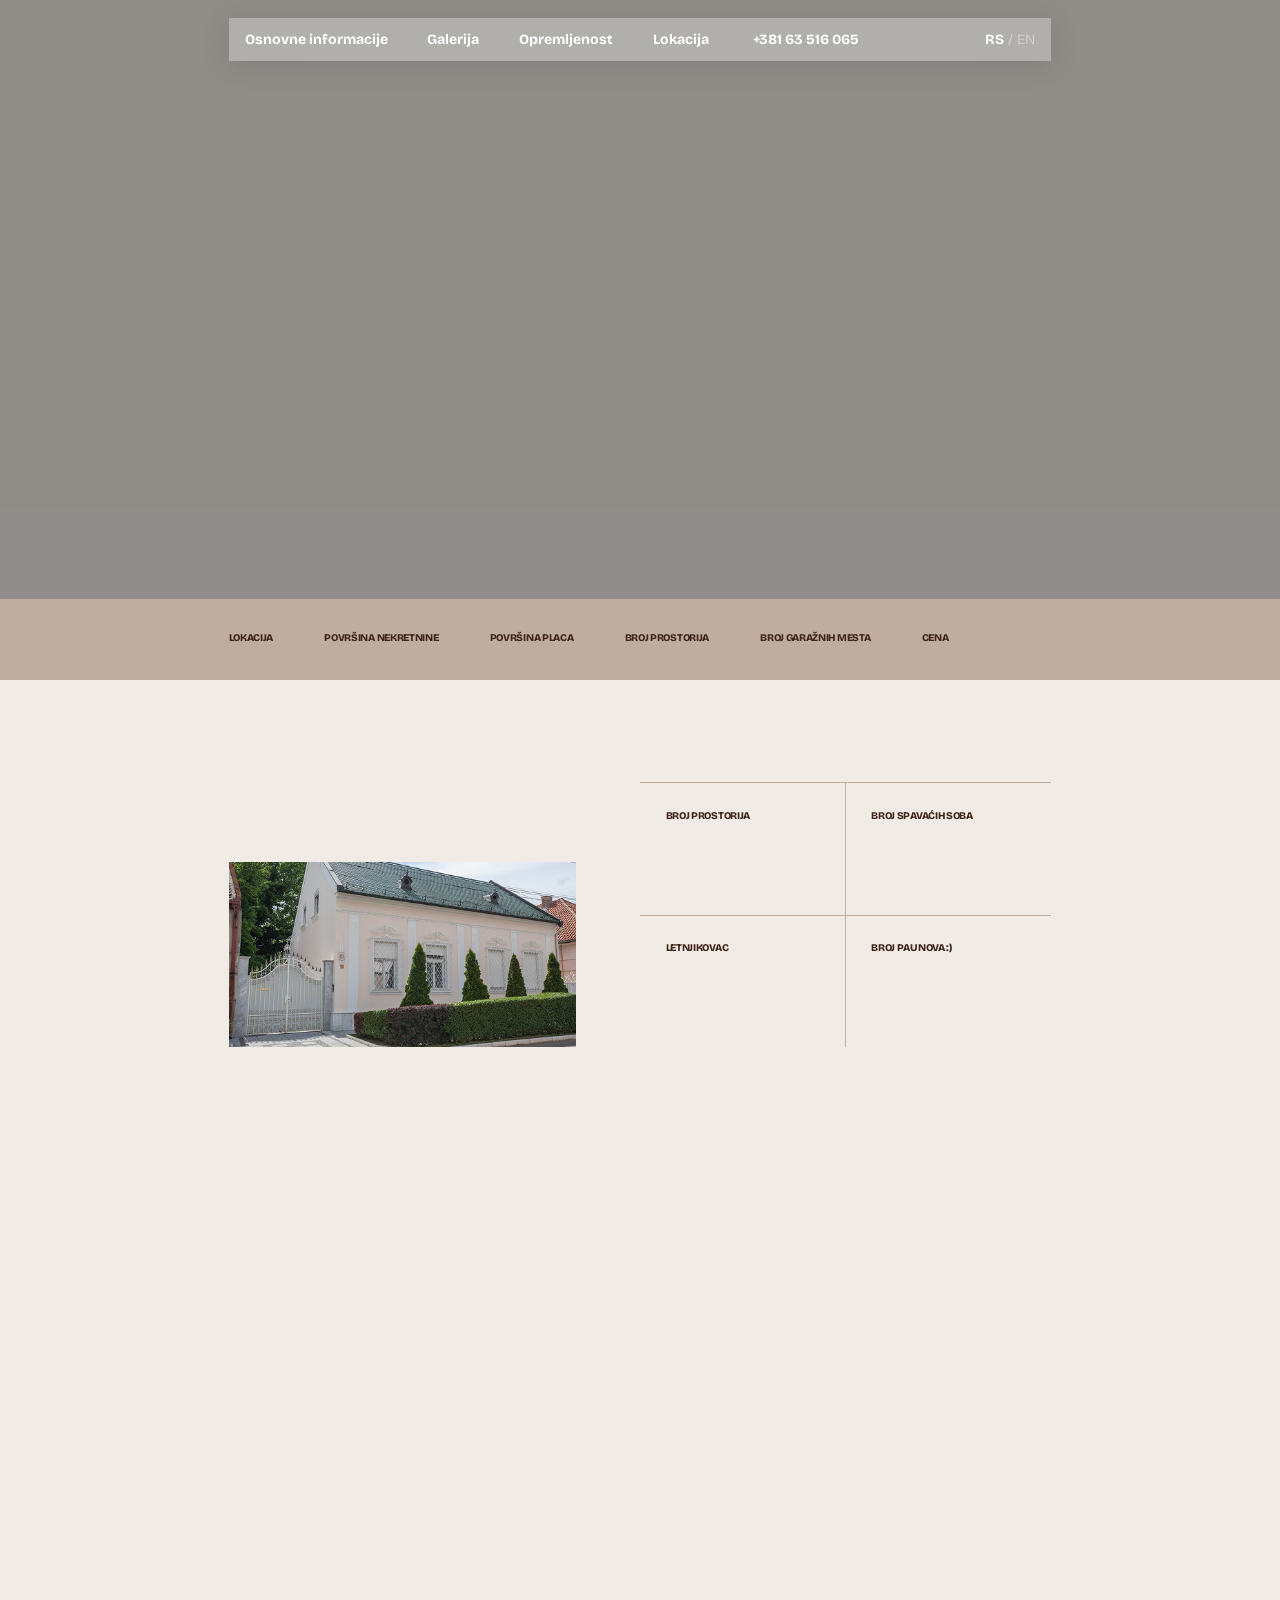
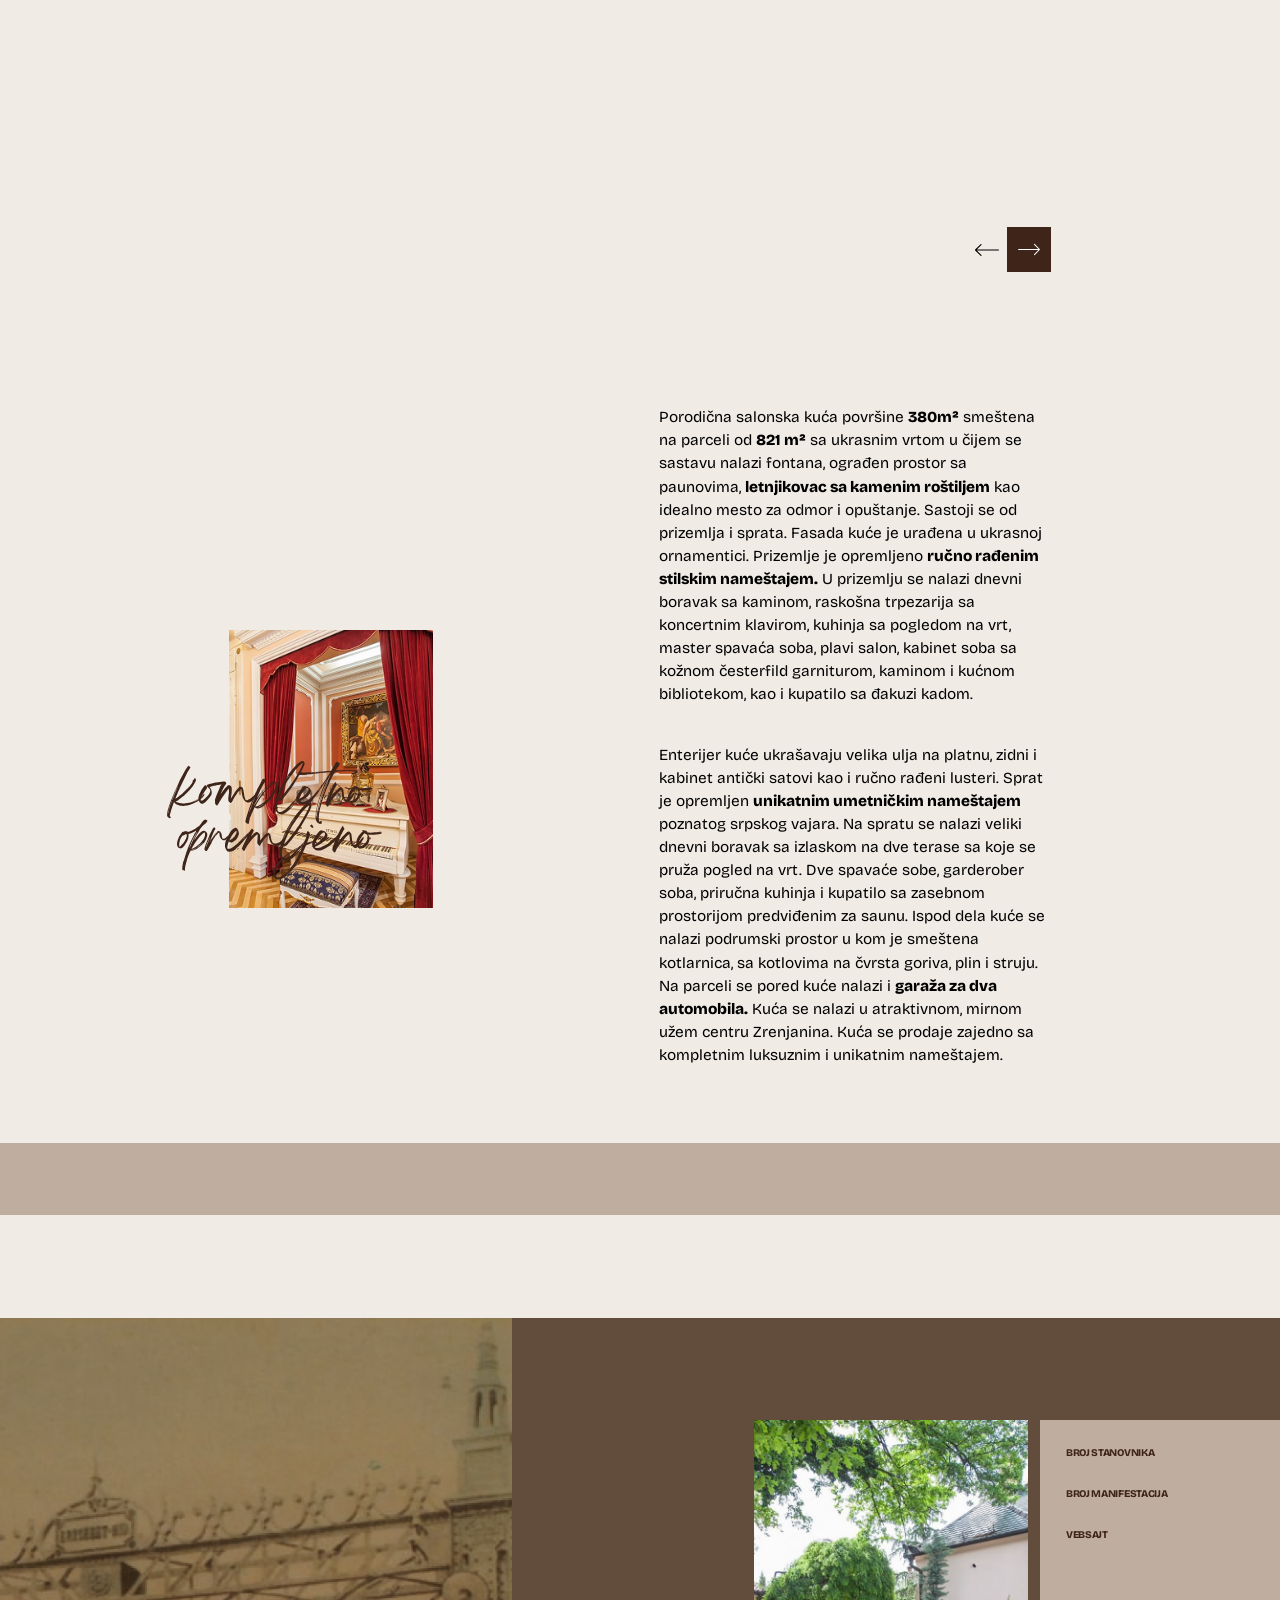
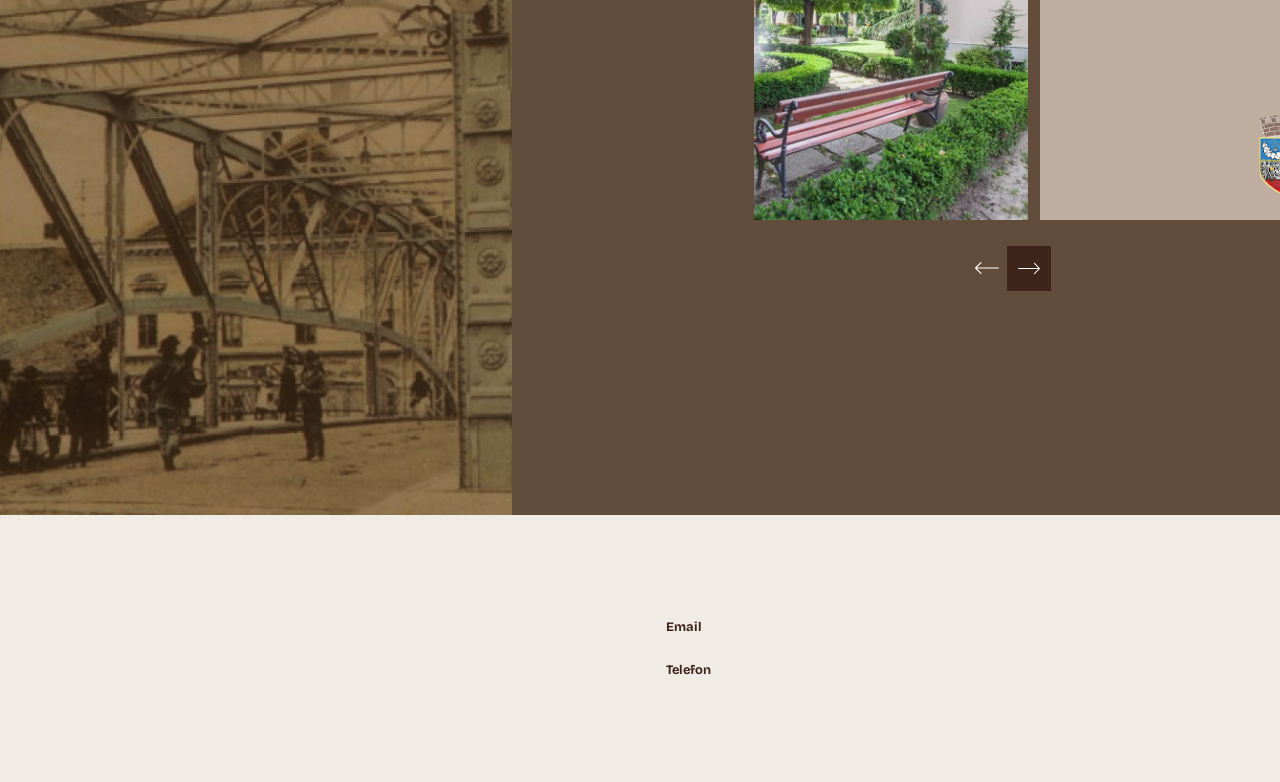
<file: index.html>
<!DOCTYPE html>
<html lang="sr">

<head>
    <meta charset="utf-8">
    <meta name="viewport" content="width=device-width, initial-scale=1">
    <meta name="description"
        content="Luksuzna salonska kuća na prodaju u Zrenjaninu. Površina 380m² na parceli 821m², 12 prostorija, garaža, letnjikovac, ukrasni vrt. Cena 295.000€.">
    <meta name="keywords"
        content="kuća na prodaju Zrenjanin, nekretnine Zrenjanin, luksuzna kuća, salonska kuća, prodaja kuće">
    <meta name="robots" content="index, follow">

    <!-- Open Graph -->
    <meta property="og:title" content="Luksuzna salonska kuća — Zrenjanin">
    <meta property="og:description"
        content="Porodična salonska kuća 380m² na parceli 821m² sa ukrasnim vrtom, letnjikovcem i garažom za 2 automobila. Cena 295.000€.">
    <meta property="og:type" content="website">
    <meta property="og:locale" content="sr_RS">

    <title>Luksuzna salonska kuća na prodaju — Zrenjanin | 295.000€</title>

    <link rel="stylesheet" href="./index.css" />
    <link rel="preconnect" href="https://fonts.googleapis.com">
    <link rel="preconnect" href="https://fonts.gstatic.com" crossorigin>
    <link rel="stylesheet"
        href="https://fonts.googleapis.com/css2?family=Bricolage+Grotesque:wght@400;700;800&display=swap" />
</head>

<body>

    <div class="homepage">

        <!-- BURGER MENU OVERLAY -->
        <div class="burger-menu" id="burger-menu" aria-hidden="true">
            <img class="burger-menu-bg" src="./Assets/Images/Menu-bg.png" alt="">
            <button class="burger-close" id="burger-close" aria-label="Zatvori meni">✕</button>
            <nav class="burger-nav">
                <a href="#osnovne-info" class="burger-item">Osnovne informacije</a>
                <a href="#opremljenost" class="burger-item">Opremljenost</a>
                <a href="#galerija" class="burger-item">Galerija</a>
                <a href="#lokacija" class="burger-item">Lokacija</a>
            </nav>
            <a href="tel:+38163516065" class="burger-cta">+381 63 516 065</a>
            <div class="burger-lang">
                <span class="lang-active">RS</span><span class="lang-sep"> / </span><a href="./en/index.html" class="lang-inactive">EN</a>
            </div>
        </div>

        <!-- NAVIGATION -->
        <nav class="navigation" aria-label="Glavna navigacija">
            <div class="nav-bg"></div>
            <a href="#osnovne-info" class="navigation-item-1">Osnovne informacije</a>
            <a href="#galerija" class="navigation-item-2">Galerija</a>
            <a href="#opremljenost" class="navigation-item-3">Opremljenost</a>
            <a href="#lokacija" class="navigation-item-4">Lokacija</a>
            <a href="tel:+38163516065" class="nav-call">+381 63 516 065</a>
            <div class="language-switcher">
                <span class="lang-active">RS</span><span class="lang-sep"> / </span><a href="./en/index.html" class="lang-inactive">EN</a>
            </div>
            <button class="nav-hamburger" aria-label="Otvori meni" onclick="document.getElementById('burger-menu').classList.add('is-open');document.body.style.overflow='hidden';">
                <svg width="32" height="32" viewBox="0 0 32 32" fill="none" xmlns="http://www.w3.org/2000/svg" style="display:block;width:32px;height:32px;flex-shrink:0;">
                    <path d="M26.5 10.5H5.5C4.65 10.5 4 9.85 4 9C4 8.15 4.65 7.5 5.5 7.5H26.5C27.35 7.5 28 8.15 28 9C28 9.85 27.35 10.5 26.5 10.5Z" fill="white"/>
                    <path d="M26.5 17.5H5.5C4.65 17.5 4 16.85 4 16C4 15.15 4.65 14.5 5.5 14.5H26.5C27.35 14.5 28 15.15 28 16C28 16.85 27.35 17.5 26.5 17.5Z" fill="white"/>
                    <path d="M26.5 24.5H5.5C4.65 24.5 4 23.85 4 23C4 22.15 4.65 21.5 5.5 21.5H26.5C27.35 21.5 28 22.15 28 23C28 23.85 27.35 24.5 26.5 24.5Z" fill="white"/>
                </svg>
            </button>
        </nav>

        <!-- HERO -->
        <section class="hero" id="hero" aria-label="Hero sekcija">
            <div class="hero-image-wrapper">
                <div class="hero-carousel" id="hero-carousel"></div>
                <div class="hero-overlay"></div>
                <h1 class="hero-title" data-cms="hero.title"></h1>
                <p class="hero-body" data-cms="hero.body"></p>
            </div>
            <div class="hero-stats" aria-label="Ključne karakteristike nekretnine">
                <div class="hero-stats-child"></div>
                <div class="stats-label-parent">
                    <div class="stats-label">Lokacija</div>
                    <div class="stats-title" data-cms="hero_stats.lokacija"></div>
                </div>
                <div class="stats-label-group">
                    <div class="stats-label">Površina nekretnine</div>
                    <div class="stats-title" data-cms="hero_stats.povrsina_nekretnine"></div>
                </div>
                <div class="stats-label-container">
                    <div class="stats-label">Površina placa</div>
                    <div class="stats-title" data-cms="hero_stats.povrsina_placa"></div>
                </div>
                <div class="group-div">
                    <div class="stats-label">Broj prostorija</div>
                    <div class="stats-title" data-cms="hero_stats.broj_prostorija"></div>
                </div>
                <div class="stats-label-parent2">
                    <div class="stats-label">Broj garažnih mesta</div>
                    <div class="stats-title" data-cms="hero_stats.garaza"></div>
                </div>
                <div class="stats-label-parent3">
                    <div class="stats-label">Cena</div>
                    <div class="stats-title" data-cms="hero_stats.cena"></div>
                </div>
            </div>
        </section>

        <!-- SECTION 2 — Osnovne informacije -->
        <section class="section-2" id="osnovne-info" aria-label="Osnovne informacije o nekretnini">
            <div class="section-2-inner">

                <!-- Left column: title + body + image -->
                <div class="section-2-left">
                    <h2 class="title" data-cms="osnovne_info.title"></h2>
                    <p class="body" data-cms="osnovne_info.body"></p>
                    <div class="section-2-img-wrapper">
                        <img class="section2-img-icon" id="detalji-slika" src="./Assets/Images/Section2-img.png"
                            alt="Detalj enterijera kuće">
                    </div>
                </div>

                <!-- Right column: custom stats layout -->
                <div class="stats-right">
                    <!-- Leva stats kolona: gornji + donji blok sa linijom između -->
                    <div class="stats-col-left">
                        <div class="stats-col-left-top">
                            <div class="stats-label7">Broj prostorija</div>
                            <div class="stats-title-large" data-cms="osnovne_info.broj_prostorija"></div>
                        </div>
                        <div class="stats-col-left-bottom">
                            <div class="stats-label8">Letnjikovac</div>
                            <div class="stats-title-large" data-cms="osnovne_info.letnjikovac"></div>
                        </div>
                    </div>
                    <div class="stats-col-right">
                        <div class="stats-col-right-top">
                            <div class="stats-label10">Broj spavaćih soba</div>
                            <div class="stats-title-large" data-cms="osnovne_info.spavace_sobe"></div>
                        </div>
                        <div class="stats-col-right-bottom">
                            <div class="stats-label9">Broj paunova :)</div>
                            <div class="stats-title-large" data-cms="osnovne_info.paunovi"></div>
                        </div>
                    </div>
                </div>

            </div>
        </section>

        <!-- SECTION 3 — Galerija -->
        <section class="section-3" id="galerija" aria-label="Galerija fotografija">
            <div class="gallery-header">
                <h2 class="gallery-title" data-cms="galerija.title"></h2>
                <div class="gallery-header-right">
                    <p class="body2" data-cms="galerija.body"></p>
                </div>
            </div>
            <div class="gallery-images">
            </div>
            <div class="gallery-footer">
                <div class="gallery-controls">
                    <button class="arrow-back-btn" aria-label="Prethodna slika">
                        <img class="arrow-back-icon" src="./Assets/Icons/arrow-back.svg" alt="">
                    </button>
                    <button class="arrow-forward-btn" aria-label="Sledeća slika">
                        <img class="arrow-forward-icon" src="./Assets/Icons/arrow-forward.svg" alt="">
                    </button>
                </div>
            </div>
            <div class="gallery-dots" aria-hidden="true"></div>
        </section>

        <!-- SECTION 4 — Detaljnije o kući -->
        <section class="section-4" id="opremljenost" aria-label="Detaljan opis nekretnine">
            <div class="section-4-inner">
                <h2 class="title3" data-cms="detalji.title"></h2>

                <div class="section-4-text">
                    <div class="body-large">
                        <span class="porodina-salonska-kua">Porodična salonska kuća površine </span>
                        <span class="letnjikovac-sa-kamenim">380m²</span>
                        <span class="porodina-salonska-kua"> smeštena na parceli od </span>
                        <span class="letnjikovac-sa-kamenim">821 m²</span>
                        <span class="porodina-salonska-kua"> sa ukrasnim vrtom u čijem se sastavu nalazi fontana,
                            ograđen prostor sa paunovima, </span>
                        <span class="letnjikovac-sa-kamenim">letnjikovac sa kamenim roštiljem</span>
                        <span class="porodina-salonska-kua"> kao idealno mesto za odmor i opuštanje. Sastoji se od
                            prizemlja i sprata. Fasada kuće je urađena u ukrasnoj ornamentici. Prizemlje je opremljeno
                        </span>
                        <span class="letnjikovac-sa-kamenim">ručno rađenim stilskim nameštajem.</span>
                        <span class="porodina-salonska-kua"> U prizemlju se nalazi dnevni boravak sa kaminom, raskošna
                            trpezarija sa koncertnim klavirom, kuhinja sa pogledom na vrt, master spavaća soba, plavi
                            salon, kabinet soba sa kožnom česterfild garniturom, kaminom i kućnom bibliotekom, kao i
                            kupatilo sa đakuzi kadom.</span>
                    </div>
                    <div class="body-large2">
                        <span class="porodina-salonska-kua">Enterijer kuće ukrašavaju velika ulja na platnu, zidni i
                            kabinet antički satovi kao i ručno rađeni lusteri. Sprat je opremljen </span>
                        <span class="letnjikovac-sa-kamenim">unikatnim umetničkim nameštajem</span>
                        <span class="porodina-salonska-kua"> poznatog srpskog vajara. Na spratu se nalazi veliki dnevni
                            boravak sa izlaskom na dve terase sa koje se pruža pogled na vrt. Dve spavaće sobe,
                            garderober soba, priručna kuhinja i kupatilo sa zasebnom prostorijom predviđenim za saunu.
                            Ispod dela kuće se nalazi podrumski prostor u kom je smeštena kotlarnica, sa kotlovima na
                            čvrsta goriva, plin i struju. Na parceli se pored kuće nalazi i </span>
                        <span class="letnjikovac-sa-kamenim">garaža za dva automobila.</span>
                        <span class="porodina-salonska-kua"> Kuća se nalazi u atraktivnom, mirnom užem centru
                            Zrenjanina. Kuća se prodaje zajedno sa kompletnim luksuznim i unikatnim nameštajem.</span>
                    </div>
                </div>

                <div class="img-and-script">
                    <img class="img-icon" src="./Assets/Images/Img-11.png" alt="Pogled na kuću">
                    <img class="script-text-1-img" src="./Assets/Images/script-text-1.svg" alt="kompletno">
                    <img class="script-text-2-img" src="./Assets/Images/script-text-2.svg" alt="opremljeno">
                </div>
            </div>

            <div class="stats" aria-label="Opremljenost">
                <div class="stats-child"></div>
                <div class="stats-label11" data-cms="detalji.opremljenost_label"></div>
                <div class="stats-title7" data-cms="detalji.opremljenost_tekst"></div>
            </div>
        </section>

        <!-- SECTION 5 — O Zrenjaninu / Lokacija -->
        <section class="section-5" id="lokacija" aria-label="O Zrenjaninu">
            <div class="section-bg"></div>
            <img class="img-bg-icon" src="./Assets/Images/Img-bg.png" alt="">

            <div class="section-5-inner">
                <!-- Leva kolona: naslov -->
                <h2 class="title4" data-cms="lokacija.title"></h2>

                <div class="section-5-bottom">
                    <p class="body-large3" data-cms="lokacija.body"></p>
                    <a href="https://www.zrenjanin.rs" target="_blank" rel="noopener" class="cta" data-cms="lokacija.cta"></a>
                </div>

                <!-- Desna kolona: foto, stats, foto — treća parcijalno izlazi desno -->
                <div class="section-5-right">
                    <div class="section-5-cards-wrapper">
                        <div class="section-5-cards" id="section-5-track">
                            <img class="loc-card" src="./Assets/Images/Img-1-1.png" alt="Zrenjanin — fotografija 1">
                            <div class="stats-card loc-card" aria-label="Statistike o Zrenjaninu">
                                <div class="stats-label12">Broj stanovnika</div>
                                <div class="stats-title8" data-cms="lokacija.stanovnici"></div>
                                <div class="stats-label13">Broj manifestacija</div>
                                <div class="stats-title9" data-cms="lokacija.manifestacije"></div>
                                <div class="stats-label14">Vebsajt</div>
                                <a href="https://www.zrenjanin.rs" target="_blank" rel="noopener" class="stats-title10" data-cms="lokacija.website"></a>
                                <img class="img-grb-icon" src="./Assets/Images/Img-grb.png" alt="Grb Zrenjanina">
                            </div>
                            <img class="loc-card" src="./Assets/Images/Img-11.png" alt="Zrenjanin — fotografija 2">
                        </div>
                    </div>

                    <div class="section-5-controls">
                        <button id="loc-prev" class="arrow-back-white-btn" aria-label="Prethodna fotografija">
                            <img class="arrow-back-white-icon" src="./Assets/Icons/arrow-back-white.svg" alt="">
                        </button>
                        <button id="loc-next" class="arrow-forward-btn2" aria-label="Sledeća fotografija">
                            <img class="arrow-forward-icon2" src="./Assets/Icons/arrow-forward.svg" alt="">
                        </button>
                    </div>

                    <div class="loc-dots" aria-hidden="true">
                        <div class="dot active"></div>
                        <div class="dot"></div>
                        <div class="dot"></div>
                    </div>
                </div>
            </div>
        </section>

        <!-- KONTAKT -->
        <section class="title-parent" id="kontakt" aria-label="Kontakt informacije">
            <div class="title-parent-inner">
                <div>
                    <h2 class="title2" data-cms="kontakt.title"></h2>
                    <p class="body3" data-cms="kontakt.body"></p>
                </div>
                <div class="contact-col">
                    <b class="label">Email</b>
                    <a class="contact-label" data-cms="kontakt.email" data-cms-href="mailto:{kontakt.email}"></a>
                    <b class="label2">Telefon</b>
                    <a class="contact-label2" data-cms="kontakt.telefon" data-cms-href="tel:{kontakt.telefon}"></a>
                </div>
            </div>
        </section>

    </div>

    <script>
        /* =============================================
           CMS — učitavanje JSON podataka
           ============================================= */
        (function() {
            const dataFiles = ['hero', 'hero_stats', 'osnovne_info', 'galerija', 'detalji', 'lokacija', 'kontakt'];
            const data = {};

            Promise.all(
                dataFiles.map(name =>
                    fetch('https://raw.githubusercontent.com/boriskreppo/zrenjanin-kuca/main/_data/' + name + '.json?t=' + Date.now(), { cache: 'no-store' })
                        .then(r => r.json())
                        .then(json => { data[name] = json; })
                )
            ).then(() => {
                // Popuni sve elemente sa data-cms atributom
                document.querySelectorAll('[data-cms]').forEach(el => {
                    const [file, key] = el.getAttribute('data-cms').split('.');
                    if (data[file] && data[file][key] !== undefined) {
                        el.textContent = data[file][key];
                    }
                    // href za kontakt linkove
                    const hrefTemplate = el.getAttribute('data-cms-href');
                    if (hrefTemplate) {
                        el.href = hrefTemplate
                            .replace('{kontakt.email}', data.kontakt.email)
                            .replace('{kontakt.telefon}', data.kontakt.telefon.replace(/\s/g, ''));
                    }
                });

                // Galerija slike
                if (data.galerija && data.galerija.slike) {
                    const track = document.querySelector('.gallery-images');
                    track.innerHTML = '';
                    data.galerija.slike.forEach(slika => {
                        const img = document.createElement('img');
                        img.className = 'img-1-icon';
                        img.src = slika.src;
                        img.alt = slika.alt || '';
                        track.appendChild(img);
                    });
                    initGallery();
                }

                // Hero karusel iz JSON-a
                if (data.hero && data.hero.slike && data.hero.slike.length) {
                    const carousel = document.getElementById('hero-carousel');
                    data.hero.slike.forEach((slika, i) => {
                        const img = document.createElement('img');
                        img.className = 'hero-slide' + (i === 0 ? ' active' : '');
                        img.src = slika.src;
                        img.alt = slika.alt || '';
                        carousel.appendChild(img);
                    });
                    initHeroCarousel();
                }

                // Detalji slika
                if (data.detalji && data.detalji.slika) {
                    const el = document.getElementById('detalji-slika');
                    if (el) el.src = data.detalji.slika;
                }
            });
        })();

        /* =============================================
           GALERIJA — dodaj / ukloni fotografije ovde
           ============================================= */
        // Galerija — infinite scroll + drag + strelice
        function initGallery() {
            const track = document.querySelector('.gallery-images');
            if (!track) return;

            const originals = Array.from(track.querySelectorAll('img'));
            if (!originals.length) return;

            function setupCarousel() {
                // Kloniraj slike za infinite loop
                originals.forEach(img => track.appendChild(img.cloneNode(true)));
                originals.forEach(img => track.insertBefore(img.cloneNode(true), track.firstChild));

                // scrollWidth = 3 seta slika; jedan set = scrollWidth / 3
                const oneSet = () => track.scrollWidth / 3;

                track.scrollLeft = oneSet();

                track.addEventListener('scroll', () => {
                    const s = oneSet();
                    if (track.scrollLeft < s * 0.5) {
                        track.scrollLeft += s;
                    } else if (track.scrollLeft >= s * 2) {
                        track.scrollLeft -= s;
                    }
                }, { passive: true });

                // Drag scroll
                let isDown = false, startX, scrollLeft;
                track.addEventListener('mousedown', e => {
                    isDown = true;
                    track.classList.add('is-dragging');
                    startX = e.pageX - track.offsetLeft;
                    scrollLeft = track.scrollLeft;
                });
                track.addEventListener('mouseleave', () => { isDown = false; track.classList.remove('is-dragging'); });
                track.addEventListener('mouseup', () => { isDown = false; track.classList.remove('is-dragging'); });
                track.addEventListener('mousemove', e => {
                    if (!isDown) return;
                    e.preventDefault();
                    const x = e.pageX - track.offsetLeft;
                    track.scrollLeft = scrollLeft - (x - startX);
                });

                // Strelice — pomeri za širinu jedne slike
                const imgW = () => track.scrollWidth / (originals.length * 3);
                document.querySelector('.arrow-forward-btn').addEventListener('click', () => {
                    track.scrollBy({ left: imgW(), behavior: 'smooth' });
                });
                document.querySelector('.arrow-back-btn').addEventListener('click', () => {
                    track.scrollBy({ left: -imgW(), behavior: 'smooth' });
                });
            }

            // Sačekaj da se sve slike učitaju pa tek onda kloniraj
            let loaded = 0;
            originals.forEach(img => {
                if (img.complete) {
                    loaded++;
                    if (loaded === originals.length) setupCarousel();
                } else {
                    img.addEventListener('load', () => {
                        loaded++;
                        if (loaded === originals.length) setupCarousel();
                    });
                    img.addEventListener('error', () => {
                        loaded++;
                        if (loaded === originals.length) setupCarousel();
                    });
                }
            });

        }

        /* MOBILE — gallery dots */
        (function() {
            const dotsContainer = document.querySelector('.gallery-dots');
            const galleryImages = document.querySelector('.gallery-images');
            if (!dotsContainer || !galleryImages) return;

            const totalSlides = galleryImages.querySelectorAll('img').length;

            for (let i = 0; i < totalSlides; i++) {
                const dot = document.createElement('div');
                dot.className = 'dot' + (i === 0 ? ' active' : '');
                dotsContainer.appendChild(dot);
            }

            galleryImages.addEventListener('scroll', () => {
                const itemWidth = galleryImages.querySelector('img').offsetWidth + 8;
                const index = Math.round(galleryImages.scrollLeft / itemWidth);
                dotsContainer.querySelectorAll('.dot').forEach((d, i) => {
                    d.classList.toggle('active', i === index);
                });
            });
        })();

        /* MOBILE — lokacija dots */
        (function() {
            const dotsContainer = document.querySelector('.loc-dots');
            const wrapper = document.querySelector('.section-5-cards-wrapper');
            if (!dotsContainer || !wrapper) return;
            wrapper.addEventListener('scroll', () => {
                const itemWidth = 294 + 12;
                const index = Math.round(wrapper.scrollLeft / itemWidth);
                dotsContainer.querySelectorAll('.dot').forEach((d, i) => {
                    d.classList.toggle('active', i === index);
                });
            });
        })();

        /* =============================================
           LOKACIJA KARUSEL — infinite loop (samo desktop)
           Dodaj nove .loc-card elemente u #section-5-track
           ============================================= */
        if (window.innerWidth > 768) {
        const track = document.getElementById('section-5-track');
        const step = 294 + 12;

        // Kloniramo sve kartice i dodajemo na kraj za seamless loop
        const origCards = Array.from(track.children);
        origCards.forEach(card => track.appendChild(card.cloneNode(true)));

        const totalCards = origCards.length;
        let locOffset = 0;

        function moveTrack(animate) {
            track.style.transition = animate ? 'transform 0.4s ease' : 'none';
            track.style.transform = `translateX(-${locOffset}px)`;
        }

        document.getElementById('loc-next').addEventListener('click', () => {
            locOffset += step;
            moveTrack(true);
            // Kad dođemo do klonova, skočimo bez animacije nazad
            if (locOffset >= totalCards * step) {
                setTimeout(() => {
                    locOffset = 0;
                    moveTrack(false);
                }, 400);
            }
        });

        document.getElementById('loc-prev').addEventListener('click', () => {
            if (locOffset <= 0) {
                locOffset = totalCards * step;
                moveTrack(false);
                setTimeout(() => {
                    locOffset -= step;
                    moveTrack(true);
                }, 20);
            } else {
                locOffset -= step;
                moveTrack(true);
            }
        });
        } // end desktop-only loc carousel

        /* BURGER MENU */
        (function() {
            const menu = document.getElementById('burger-menu');
            const openBtn = document.querySelector('.nav-hamburger');
            const closeBtn = document.getElementById('burger-close');

            function openMenu() {
                menu.classList.add('is-open');
                menu.setAttribute('aria-hidden', 'false');
                document.body.style.overflow = 'hidden';
            }

            function closeMenu() {
                menu.classList.remove('is-open');
                menu.setAttribute('aria-hidden', 'true');
                document.body.style.overflow = '';
            }

            openBtn.addEventListener('click', openMenu);
            closeBtn.addEventListener('click', closeMenu);

            // Zatvori meni klikom na link
            menu.querySelectorAll('.burger-item').forEach(link => {
                link.addEventListener('click', closeMenu);
            });
            menu.querySelector('.burger-cta').addEventListener('click', closeMenu);
        })();

        // Hero karusel
        function initHeroCarousel() {
            const slides = document.querySelectorAll('.hero-slide');
            if (slides.length < 2) return;
            let current = 0;
            function goTo(index) {
                slides[current].classList.remove('active');
                current = (index + slides.length) % slides.length;
                slides[current].classList.add('active');
            }
            setInterval(() => goTo(current + 1), 4000);
        }
    </script>
</body>

</html>
</file>
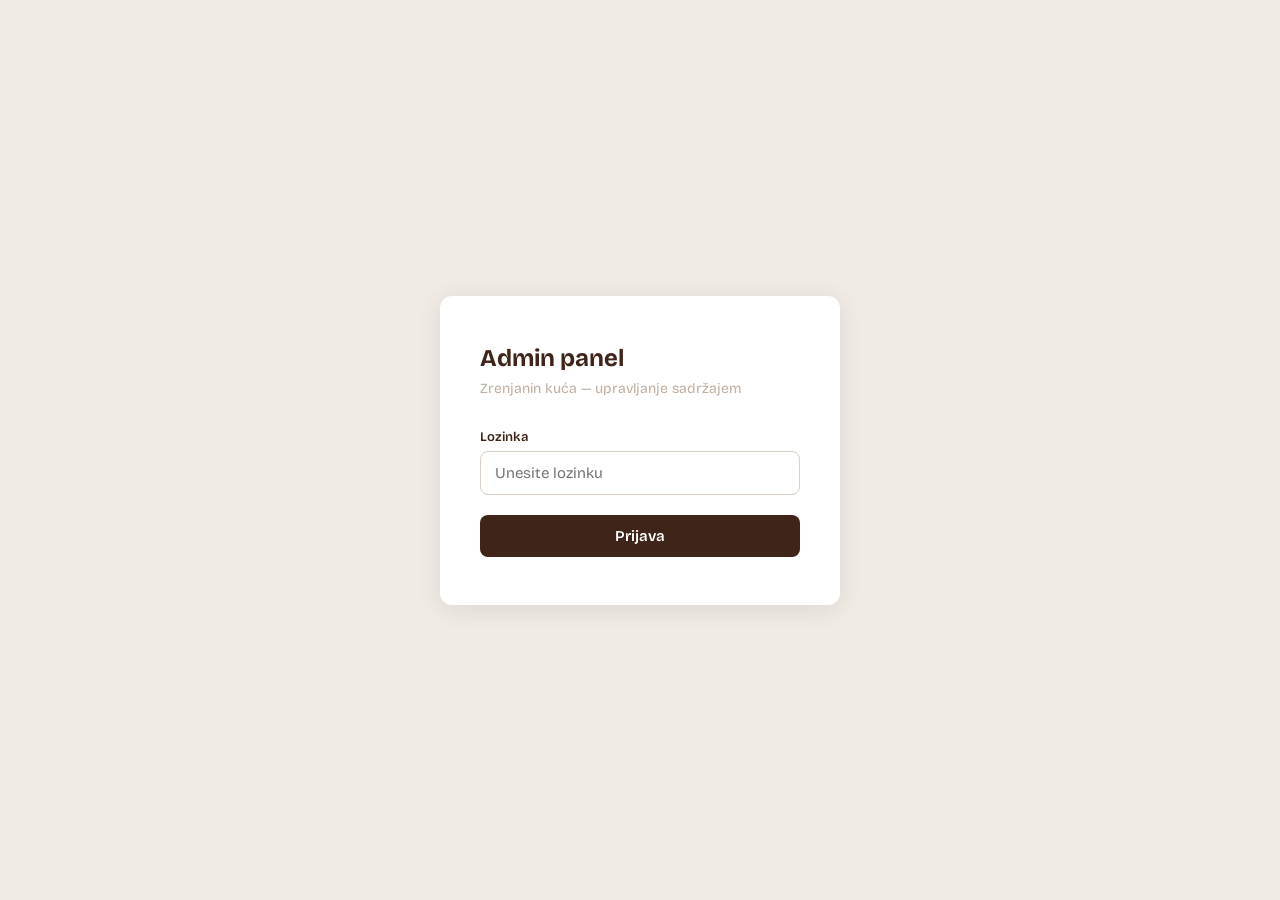
<file: admin-panel/index.html>
<!DOCTYPE html>
<html lang="sr">
<head>
  <meta charset="UTF-8">
  <meta name="viewport" content="width=device-width, initial-scale=1.0">
  <title>Admin panel — Zrenjanin kuća</title>
  <link rel="preconnect" href="https://fonts.googleapis.com">
  <link href="https://fonts.googleapis.com/css2?family=Bricolage+Grotesque:opsz,wght@12..96,400;12..96,600;12..96,700&display=swap" rel="stylesheet">
  <style>
    *, *::before, *::after { box-sizing: border-box; margin: 0; padding: 0; }

    :root {
      --bg: #f0ebe5;
      --dark: #3f2419;
      --beige: #bfae9f;
      --beige-light: #d9d0c7;
      --white: #fff;
      --red: #c0392b;
      --green: #27ae60;
      --radius: 8px;
    }

    body {
      font-family: 'Bricolage Grotesque', sans-serif;
      background: var(--bg);
      color: var(--dark);
      min-height: 100vh;
    }

    /* ── LOGIN ── */
    #login-screen {
      display: flex;
      align-items: center;
      justify-content: center;
      min-height: 100vh;
      padding: 24px;
    }

    .login-box {
      background: var(--white);
      border-radius: 12px;
      padding: 48px 40px;
      width: 100%;
      max-width: 400px;
      box-shadow: 0 4px 24px rgba(63,36,25,0.10);
    }

    .login-box h1 {
      font-size: 24px;
      font-weight: 700;
      margin-bottom: 8px;
    }

    .login-box p {
      font-size: 14px;
      color: var(--beige);
      margin-bottom: 32px;
    }

    .field { display: flex; flex-direction: column; gap: 6px; margin-bottom: 20px; }
    .field label { font-size: 13px; font-weight: 600; }
    .field input {
      border: 1.5px solid var(--beige-light);
      border-radius: var(--radius);
      padding: 12px 14px;
      font-family: inherit;
      font-size: 15px;
      outline: none;
      transition: border-color 0.2s;
    }
    .field input:focus { border-color: var(--dark); }

    .btn {
      display: inline-flex;
      align-items: center;
      justify-content: center;
      gap: 8px;
      padding: 12px 20px;
      border: none;
      border-radius: var(--radius);
      font-family: inherit;
      font-size: 15px;
      font-weight: 600;
      cursor: pointer;
      transition: opacity 0.2s;
    }
    .btn:hover { opacity: 0.85; }
    .btn:disabled { opacity: 0.5; cursor: not-allowed; }
    .btn-primary { background: var(--dark); color: var(--white); width: 100%; }
    .btn-save { background: var(--dark); color: var(--white); }
    .btn-cancel { background: var(--beige-light); color: var(--dark); }
    .btn-danger { background: var(--red); color: var(--white); }
    .btn-sm { padding: 7px 14px; font-size: 13px; }

    .error-msg {
      background: #fde8e6;
      color: var(--red);
      border-radius: var(--radius);
      padding: 10px 14px;
      font-size: 14px;
      margin-top: 12px;
      display: none;
    }
    .error-msg.show { display: block; }

    /* ── LAYOUT ── */
    #app { display: none; min-height: 100vh; }

    header {
      background: var(--dark);
      color: var(--white);
      padding: 0 32px;
      height: 60px;
      display: flex;
      align-items: center;
      justify-content: space-between;
      position: sticky;
      top: 0;
      z-index: 10;
    }

    header h2 { font-size: 16px; font-weight: 600; }

    .header-right { display: flex; align-items: center; gap: 16px; }
    .header-right span { font-size: 13px; opacity: 0.7; }

    .btn-logout {
      background: rgba(255,255,255,0.12);
      color: var(--white);
      border: none;
      border-radius: var(--radius);
      padding: 7px 14px;
      font-family: inherit;
      font-size: 13px;
      font-weight: 600;
      cursor: pointer;
      transition: background 0.2s;
    }
    .btn-logout:hover { background: rgba(255,255,255,0.2); }

    .main { display: flex; min-height: calc(100vh - 60px); }

    /* ── SIDEBAR ── */
    .sidebar {
      width: 240px;
      flex-shrink: 0;
      background: var(--white);
      border-right: 1px solid var(--beige-light);
      padding: 24px 0;
    }

    .sidebar-section { margin-bottom: 8px; }
    .sidebar-label {
      font-size: 11px;
      font-weight: 700;
      letter-spacing: 0.08em;
      text-transform: uppercase;
      color: var(--beige);
      padding: 0 20px 8px;
    }

    .sidebar-item {
      display: block;
      padding: 10px 20px;
      font-size: 14px;
      font-weight: 500;
      color: var(--dark);
      cursor: pointer;
      border-left: 3px solid transparent;
      transition: all 0.15s;
    }
    .sidebar-item:hover { background: var(--bg); }
    .sidebar-item.active {
      background: var(--bg);
      border-left-color: var(--dark);
      font-weight: 700;
    }

    /* ── CONTENT ── */
    .content { flex: 1; padding: 32px; overflow-y: auto; }

    .content-header {
      display: flex;
      align-items: center;
      justify-content: space-between;
      margin-bottom: 28px;
    }
    .content-header h3 { font-size: 22px; font-weight: 700; }

    .lang-tabs { display: flex; gap: 4px; background: var(--beige-light); padding: 4px; border-radius: var(--radius); }
    .lang-tab {
      padding: 6px 16px;
      border: none;
      background: none;
      border-radius: 5px;
      font-family: inherit;
      font-size: 13px;
      font-weight: 600;
      cursor: pointer;
      color: var(--beige);
      transition: all 0.15s;
    }
    .lang-tab.active { background: var(--white); color: var(--dark); }

    /* ── EDIT FORM ── */
    .edit-form {
      background: var(--white);
      border-radius: 12px;
      padding: 28px 32px;
      max-width: 720px;
    }

    .form-field { display: flex; flex-direction: column; gap: 6px; margin-bottom: 20px; }
    .form-field label { font-size: 13px; font-weight: 600; color: var(--dark); }
    .form-field input,
    .form-field textarea {
      border: 1.5px solid var(--beige-light);
      border-radius: var(--radius);
      padding: 10px 14px;
      font-family: inherit;
      font-size: 14px;
      color: var(--dark);
      outline: none;
      transition: border-color 0.2s;
      resize: vertical;
    }
    .form-field input:focus,
    .form-field textarea:focus { border-color: var(--dark); }
    .form-field textarea { min-height: 100px; }

    .form-actions { display: flex; gap: 12px; margin-top: 8px; padding-top: 20px; border-top: 1px solid var(--beige-light); }

    /* ── TOAST ── */
    .toast {
      position: fixed;
      bottom: 32px;
      right: 32px;
      padding: 14px 20px;
      border-radius: var(--radius);
      font-size: 14px;
      font-weight: 600;
      color: var(--white);
      background: var(--dark);
      box-shadow: 0 4px 16px rgba(0,0,0,0.2);
      transform: translateY(80px);
      opacity: 0;
      transition: all 0.3s ease;
      z-index: 100;
    }
    .toast.show { transform: translateY(0); opacity: 1; }
    .toast.success { background: var(--green); }
    .toast.error { background: var(--red); }

    /* ── GALLERY ── */
    .gallery-grid {
      display: grid;
      grid-template-columns: repeat(auto-fill, minmax(160px, 1fr));
      gap: 16px;
      margin-bottom: 24px;
    }

    .gallery-item {
      background: var(--bg);
      border-radius: var(--radius);
      overflow: hidden;
      border: 1.5px solid var(--beige-light);
      cursor: grab;
      transition: opacity 0.2s, box-shadow 0.2s;
    }

    .gallery-item.dragging {
      opacity: 0.4;
    }

    .gallery-item.drag-over-item {
      box-shadow: 0 0 0 2px var(--dark);
    }

    .drag-handle {
      text-align: center;
      font-size: 18px;
      color: var(--beige);
      padding: 4px 0 2px;
      cursor: grab;
      user-select: none;
    }

    .gallery-item img {
      width: 100%;
      height: 120px;
      object-fit: cover;
      display: block;
    }

    .gallery-item-info {
      padding: 10px;
      display: flex;
      flex-direction: column;
      gap: 6px;
    }

    .gallery-item-info input {
      border: 1px solid var(--beige-light);
      border-radius: 5px;
      padding: 5px 8px;
      font-family: inherit;
      font-size: 12px;
      width: 100%;
      outline: none;
    }

    .gallery-item-info input:focus { border-color: var(--dark); }

    .gallery-item-actions { display: flex; justify-content: flex-end; }

    .upload-area {
      border: 2px dashed var(--beige);
      border-radius: var(--radius);
      padding: 32px;
      text-align: center;
      cursor: pointer;
      transition: border-color 0.2s, background 0.2s;
      margin-bottom: 24px;
    }
    .upload-area:hover, .upload-area.drag-over { border-color: var(--dark); background: var(--beige-light); }
    .upload-area p { font-size: 14px; color: var(--beige); margin-top: 8px; }
    .upload-area input { display: none; }

    /* ── LOADING ── */
    .loading {
      display: flex;
      align-items: center;
      justify-content: center;
      padding: 60px;
      font-size: 15px;
      color: var(--beige);
    }

    @media (max-width: 640px) {
      .sidebar { display: none; }
      .content { padding: 20px; }
      .edit-form { padding: 20px; }
    }
  </style>
</head>
<body>

<!-- LOGIN -->
<div id="login-screen">
  <div class="login-box">
    <h1>Admin panel</h1>
    <p>Zrenjanin kuća — upravljanje sadržajem</p>
    <div class="field">
      <label for="password">Lozinka</label>
      <input type="password" id="password" placeholder="Unesite lozinku" autocomplete="current-password">
    </div>
    <button class="btn btn-primary" id="login-btn">Prijava</button>
    <div class="error-msg" id="login-error"></div>
  </div>
</div>

<!-- APP -->
<div id="app">
  <header>
    <h2>Admin panel — Zrenjanin kuća</h2>
    <div class="header-right">
      <span id="header-status"></span>
      <button class="btn-logout" id="logout-btn">Odjava</button>
    </div>
  </header>

  <div class="main">
    <aside class="sidebar">
      <div class="sidebar-section">
        <div class="sidebar-label">Sekcije</div>
        <div class="sidebar-item active" data-section="hero">Hero sekcija</div>
        <div class="sidebar-item" data-section="hero_stats">Hero statistike</div>
        <div class="sidebar-item" data-section="osnovne_info">Osnovne informacije</div>
        <div class="sidebar-item" data-section="galerija">Galerija</div>
        <div class="sidebar-item" data-section="detalji">Detalji o kući</div>
        <div class="sidebar-item" data-section="lokacija">O Zrenjaninu</div>
        <div class="sidebar-item" data-section="kontakt">Kontakt</div>
      </div>
    </aside>

    <main class="content" id="content-area">
      <div class="loading">Učitavanje podataka...</div>
    </main>
  </div>
</div>

<div class="toast" id="toast"></div>

<script>
// ── STATE ──
const state = {
  token: localStorage.getItem('admin_token') || null,
  data: null,
  currentSection: 'hero',
  currentLang: 'sr',
};

// ── HELPERS ──
function showToast(msg, type = 'success') {
  const t = document.getElementById('toast');
  t.textContent = msg;
  t.className = `toast ${type} show`;
  setTimeout(() => { t.classList.remove('show'); }, 3500);
}

function fileId(section, lang) {
  return lang === 'en' ? `${section}_en` : section;
}

function getFileData(section, lang) {
  if (!state.data) return null;
  const id = fileId(section, lang);
  return state.data.find(f => f.id === id);
}

// ── AUTH ──
async function login() {
  const password = document.getElementById('password').value;
  const btn = document.getElementById('login-btn');
  const errEl = document.getElementById('login-error');
  errEl.classList.remove('show');
  btn.disabled = true;
  btn.textContent = 'Prijavljivanje...';

  try {
    const res = await fetch('/api/admin-login', {
      method: 'POST',
      headers: { 'Content-Type': 'application/json' },
      body: JSON.stringify({ password }),
    });
    const data = await res.json();
    if (!res.ok) throw new Error(data.error || 'Greška.');
    state.token = data.token;
    localStorage.setItem('admin_token', data.token);
    showApp();
  } catch (err) {
    errEl.textContent = err.message;
    errEl.classList.add('show');
  } finally {
    btn.disabled = false;
    btn.textContent = 'Prijava';
  }
}

function logout() {
  state.token = null;
  state.data = null;
  localStorage.removeItem('admin_token');
  document.getElementById('app').style.display = 'none';
  document.getElementById('login-screen').style.display = 'flex';
  document.getElementById('password').value = '';
}

// ── LOAD DATA ──
async function loadData() {
  const content = document.getElementById('content-area');
  content.innerHTML = '<div class="loading">Učitavanje podataka...</div>';

  try {
    const res = await fetch('/api/admin-data', {
      headers: { Authorization: `Bearer ${state.token}` },
    });
    if (res.status === 401) { logout(); return; }
    const data = await res.json();
    state.data = data.files;
    renderSection(state.currentSection, state.currentLang);
  } catch {
    content.innerHTML = '<div class="loading">Greška pri učitavanju. Osvežite stranicu.</div>';
  }
}

// ── SHOW APP ──
function showApp() {
  document.getElementById('login-screen').style.display = 'none';
  document.getElementById('app').style.display = 'block';
  loadData();
}

// ── SECTION CONFIG ──
const SECTIONS = {
  hero: {
    label: 'Hero sekcija',
    type: 'gallery',
    fields: [
      { key: 'title', label: 'Naslov', type: 'string' },
      { key: 'body', label: 'Opis', type: 'text' },
    ],
  },
  hero_stats: {
    label: 'Hero statistike',
    fields: [
      { key: 'lokacija', label: 'Lokacija', type: 'string' },
      { key: 'povrsina_nekretnine', label: 'Površina nekretnine', type: 'string' },
      { key: 'povrsina_placa', label: 'Površina placa', type: 'string' },
      { key: 'broj_prostorija', label: 'Broj prostorija', type: 'string' },
      { key: 'garaza', label: 'Broj garažnih mesta', type: 'string' },
      { key: 'cena', label: 'Cena', type: 'string' },
    ],
  },
  osnovne_info: {
    label: 'Osnovne informacije',
    fields: [
      { key: 'title', label: 'Naslov', type: 'string' },
      { key: 'body', label: 'Opis', type: 'text' },
      { key: 'broj_prostorija', label: 'Broj prostorija', type: 'string' },
      { key: 'letnjikovac', label: 'Letnjikovac', type: 'string' },
      { key: 'spavace_sobe', label: 'Broj spavaćih soba', type: 'string' },
      { key: 'paunovi', label: 'Broj paunova', type: 'string' },
    ],
  },
  galerija: {
    label: 'Galerija',
    type: 'gallery',
    fields: [
      { key: 'title', label: 'Naslov', type: 'string' },
      { key: 'body', label: 'Opis', type: 'text' },
    ],
  },
  detalji: {
    label: 'Detalji o kući',
    fields: [
      { key: 'title', label: 'Naslov', type: 'string' },
      { key: 'tekst1', label: 'Tekst 1', type: 'text' },
      { key: 'tekst2', label: 'Tekst 2', type: 'text' },
      { key: 'opremljenost_label', label: 'Opremljenost — labela', type: 'string' },
      { key: 'opremljenost_tekst', label: 'Opremljenost — tekst', type: 'string' },
      { key: 'slika', label: 'Fotografija sekcije', type: 'image' },
    ],
  },
  lokacija: {
    label: 'O Zrenjaninu',
    fields: [
      { key: 'title', label: 'Naslov', type: 'string' },
      { key: 'body', label: 'Opis', type: 'text' },
      { key: 'cta', label: 'CTA tekst', type: 'string' },
      { key: 'stanovnici', label: 'Broj stanovnika', type: 'string' },
      { key: 'manifestacije', label: 'Broj manifestacija', type: 'string' },
      { key: 'website', label: 'Vebsajt', type: 'string' },
    ],
  },
  kontakt: {
    label: 'Kontakt',
    fields: [
      { key: 'title', label: 'Naslov', type: 'string' },
      { key: 'body', label: 'Opis', type: 'text' },
      { key: 'email', label: 'Email adresa', type: 'string' },
      { key: 'telefon', label: 'Broj telefona', type: 'string' },
    ],
  },
};

// ── RENDER SECTION ──
function renderSection(section, lang) {
  const cfg = SECTIONS[section];
  const fileData = getFileData(section, lang);
  const content = document.getElementById('content-area');

  const langLabel = lang === 'sr' ? 'srpski' : 'engleski';
  const title = cfg.label;

  let html = `
    <div class="content-header">
      <h3>${title}</h3>
      <div class="lang-tabs">
        <button class="lang-tab ${lang === 'sr' ? 'active' : ''}" data-lang="sr">Srpski</button>
        <button class="lang-tab ${lang === 'en' ? 'active' : ''}" data-lang="en">English</button>
      </div>
    </div>
  `;

  if (!fileData) {
    html += `<div class="loading">Podaci nisu pronađeni.</div>`;
    content.innerHTML = html;
    return;
  }

  if (cfg.type === 'gallery') {
    html += renderGallery(fileData, cfg, lang);
  } else {
    html += renderForm(fileData, cfg, lang);
  }

  content.innerHTML = html;
  bindLangTabs();
  if (cfg.type === 'gallery') {
    bindGallery(fileData, lang);
  } else {
    bindForm(fileData, cfg, lang);
  }
}

// ── TEXT FORM ──
function renderForm(fileData, cfg, lang) {
  const { content } = fileData;
  let fields = '';
  for (const f of cfg.fields) {
    const val = (content[f.key] || '').replace(/"/g, '&quot;');
    if (f.type === 'text') {
      fields += `
        <div class="form-field">
          <label for="field-${f.key}">${f.label}</label>
          <textarea id="field-${f.key}" data-key="${f.key}">${content[f.key] || ''}</textarea>
        </div>`;
    } else if (f.type === 'image') {
      fields += `
        <div class="form-field">
          <label>${f.label}</label>
          ${content[f.key] ? `<img id="img-preview-${f.key}" src="${content[f.key]}" style="width:100%;max-height:220px;object-fit:cover;border-radius:8px;margin-bottom:10px;display:block;">` : ''}
          <div class="upload-area" id="upload-area-${f.key}" style="margin-bottom:0">
            <input type="file" id="file-input-${f.key}" accept="image/*">
            <svg width="24" height="24" viewBox="0 0 24 24" fill="none" stroke="#bfae9f" stroke-width="2"><path d="M21 15v4a2 2 0 01-2 2H5a2 2 0 01-2-2v-4"/><polyline points="17 8 12 3 7 8"/><line x1="12" y1="3" x2="12" y2="15"/></svg>
            <p>Kliknite da promenite fotografiju</p>
          </div>
          <input type="hidden" id="field-${f.key}" data-key="${f.key}" value="${val}">
        </div>`;
    } else {
      fields += `
        <div class="form-field">
          <label for="field-${f.key}">${f.label}</label>
          <input type="text" id="field-${f.key}" data-key="${f.key}" value="${val}">
        </div>`;
    }
  }
  return `
    <div class="edit-form">
      ${fields}
      <div class="form-actions">
        <button class="btn btn-save" id="save-btn">Sačuvaj</button>
      </div>
      <div class="error-msg" id="form-error"></div>
    </div>`;
}

function bindForm(fileData, cfg, lang) {
  // Image upload polja
  cfg.fields.filter(f => f.type === 'image').forEach(f => {
    const area = document.getElementById(`upload-area-${f.key}`);
    const input = document.getElementById(`file-input-${f.key}`);
    const hidden = document.getElementById(`field-${f.key}`);
    if (!area || !input) return;
    area.addEventListener('click', () => input.click());
    input.addEventListener('change', async () => {
      const file = input.files[0];
      if (!file) return;
      if (file.size > 5 * 1024 * 1024) { showToast('Fajl je prevelik (max 5MB)', 'error'); return; }
      const reader = new FileReader();
      reader.onload = async (e) => {
        area.querySelector('p').textContent = 'Otpremanje...';
        try {
          const res = await fetch('/api/admin-upload', {
            method: 'POST',
            headers: { 'Content-Type': 'application/json', Authorization: `Bearer ${state.token}` },
            body: JSON.stringify({ filename: file.name, content: e.target.result }),
          });
          const data = await res.json();
          if (!res.ok) throw new Error(data.error || 'Greška.');
          hidden.value = data.path;
          const preview = document.getElementById(`img-preview-${f.key}`);
          if (preview) { preview.src = data.path; }
          else {
            const img = document.createElement('img');
            img.id = `img-preview-${f.key}`;
            img.src = data.path;
            img.style = 'width:100%;max-height:220px;object-fit:cover;border-radius:8px;margin-bottom:10px;display:block;';
            area.parentElement.insertBefore(img, area);
          }
          area.querySelector('p').textContent = 'Kliknite da promenite fotografiju';
          showToast('Fotografija otpremljena!');
        } catch (err) {
          area.querySelector('p').textContent = 'Kliknite da promenite fotografiju';
          showToast(err.message, 'error');
        }
      };
      reader.readAsDataURL(file);
    });
  });

  document.getElementById('save-btn')?.addEventListener('click', async () => {
    const btn = document.getElementById('save-btn');
    const errEl = document.getElementById('form-error');
    errEl.classList.remove('show');
    btn.disabled = true;
    btn.textContent = 'Čuvanje...';

    const newContent = { ...fileData.content };
    for (const f of cfg.fields) {
      const el = document.getElementById(`field-${f.key}`);
      if (el) newContent[f.key] = el.value;
    }

    try {
      const res = await fetch('/api/admin-save', {
        method: 'POST',
        headers: {
          'Content-Type': 'application/json',
          Authorization: `Bearer ${state.token}`,
        },
        body: JSON.stringify({ path: fileData.path, content: newContent, sha: fileData.sha }),
      });
      const data = await res.json();
      if (!res.ok) throw new Error(data.error || 'Greška.');
      fileData.sha = data.sha;
      fileData.content = newContent;
      showToast('Uspešno sačuvano!');
    } catch (err) {
      errEl.textContent = err.message;
      errEl.classList.add('show');
      showToast(err.message, 'error');
    } finally {
      btn.disabled = false;
      btn.textContent = 'Sačuvaj';
    }
  });
}

// ── GALLERY ──
function renderGallery(fileData, cfg, lang) {
  const { content } = fileData;
  const slike = content.slike || [];

  let fields = '';
  for (const f of cfg.fields) {
    const val = (content[f.key] || '').replace(/"/g, '&quot;');
    fields += `
      <div class="form-field">
        <label for="field-${f.key}">${f.label}</label>
        <input type="text" id="field-${f.key}" data-key="${f.key}" value="${val}">
      </div>`;
  }

  let gridItems = '';
  slike.forEach((slika, i) => {
    gridItems += `
      <div class="gallery-item" data-index="${i}" draggable="true">
        <div class="drag-handle" title="Prevuci za promenu redosleda">⠿</div>
        <img src="${slika.src}" alt="${slika.alt || ''}" onerror="this.src='data:image/svg+xml,<svg xmlns=\\'http://www.w3.org/2000/svg\\' width=\\'160\\' height=\\'120\\'><rect fill=\\'%23bfae9f\\' width=\\'160\\' height=\\'120\\'/></svg>'">
        <div class="gallery-item-info">
          <input type="text" class="alt-input" data-index="${i}" value="${(slika.alt || '').replace(/"/g, '&quot;')}" placeholder="Opis slike (alt)">
          <div class="gallery-item-actions">
            <button class="btn btn-danger btn-sm delete-img-btn" data-index="${i}">Ukloni</button>
          </div>
        </div>
      </div>`;
  });

  return `
    <div class="edit-form" style="max-width:900px">
      ${fields}
      <div class="form-field" style="margin-top:8px">
        <label>Slike galerije</label>
      </div>
      <div class="upload-area" id="upload-area">
        <input type="file" id="file-input" accept="image/*" multiple>
        <svg width="32" height="32" viewBox="0 0 24 24" fill="none" stroke="#bfae9f" stroke-width="2"><path d="M21 15v4a2 2 0 01-2 2H5a2 2 0 01-2-2v-4"/><polyline points="17 8 12 3 7 8"/><line x1="12" y1="3" x2="12" y2="15"/></svg>
        <p>Kliknite ili prevucite slike ovde</p>
        <p style="font-size:12px">PNG, JPG, WebP — max 5MB po slici</p>
      </div>
      <div class="gallery-grid" id="gallery-grid">${gridItems}</div>
      <div class="form-actions">
        <button class="btn btn-save" id="save-btn">Sačuvaj sve promene</button>
      </div>
      <div class="error-msg" id="form-error"></div>
    </div>`;
}

function bindGallery(fileData, lang) {
  const uploadArea = document.getElementById('upload-area');
  const fileInput = document.getElementById('file-input');

  uploadArea.addEventListener('click', () => fileInput.click());
  uploadArea.addEventListener('dragover', e => { e.preventDefault(); uploadArea.classList.add('drag-over'); });
  uploadArea.addEventListener('dragleave', () => uploadArea.classList.remove('drag-over'));
  uploadArea.addEventListener('drop', e => {
    e.preventDefault();
    uploadArea.classList.remove('drag-over');
    handleFiles(Array.from(e.dataTransfer.files), fileData, lang);
  });
  fileInput.addEventListener('change', () => {
    handleFiles(Array.from(fileInput.files), fileData, lang);
    fileInput.value = '';
  });

  document.querySelectorAll('.delete-img-btn').forEach(btn => {
    btn.addEventListener('click', () => {
      const i = parseInt(btn.dataset.index);
      fileData.content.slike.splice(i, 1);
      renderSection(state.currentSection, state.currentLang);
    });
  });

  // Drag & drop redosled
  let dragSrcIndex = null;
  document.querySelectorAll('.gallery-item').forEach(item => {
    item.addEventListener('dragstart', () => {
      dragSrcIndex = parseInt(item.dataset.index);
      item.classList.add('dragging');
    });
    item.addEventListener('dragend', () => {
      item.classList.remove('dragging');
      document.querySelectorAll('.gallery-item').forEach(i => i.classList.remove('drag-over-item'));
    });
    item.addEventListener('dragover', e => {
      e.preventDefault();
      document.querySelectorAll('.gallery-item').forEach(i => i.classList.remove('drag-over-item'));
      item.classList.add('drag-over-item');
    });
    item.addEventListener('drop', e => {
      e.preventDefault();
      const targetIndex = parseInt(item.dataset.index);
      if (dragSrcIndex === null || dragSrcIndex === targetIndex) return;
      const slike = fileData.content.slike;
      const moved = slike.splice(dragSrcIndex, 1)[0];
      slike.splice(targetIndex, 0, moved);
      renderSection(state.currentSection, state.currentLang);
    });
  });

  document.querySelectorAll('.alt-input').forEach(inp => {
    inp.addEventListener('change', () => {
      const i = parseInt(inp.dataset.index);
      if (fileData.content.slike[i]) {
        fileData.content.slike[i].alt = inp.value;
      }
    });
  });

  bindForm(fileData, SECTIONS[state.currentSection], lang);
}

async function handleFiles(files, fileData, lang) {
  for (const file of files) {
    if (file.size > 5 * 1024 * 1024) {
      showToast(`${file.name}: fajl je prevelik (max 5MB)`, 'error');
      continue;
    }

    const reader = new FileReader();
    reader.onload = async (e) => {
      const base64 = e.target.result;
      try {
        const res = await fetch('/api/admin-upload', {
          method: 'POST',
          headers: {
            'Content-Type': 'application/json',
            Authorization: `Bearer ${state.token}`,
          },
          body: JSON.stringify({ filename: file.name, content: base64 }),
        });
        const data = await res.json();
        if (!res.ok) throw new Error(data.error || 'Greška.');
        if (!fileData.content.slike) fileData.content.slike = [];
        fileData.content.slike.push({ src: data.path, alt: '' });
        showToast(`${file.name} uspešno otpremljena!`);
        renderSection(state.currentSection, state.currentLang);
      } catch (err) {
        showToast(`Greška: ${err.message}`, 'error');
      }
    };
    reader.readAsDataURL(file);
  }
}

// ── BIND LANG TABS ──
function bindLangTabs() {
  document.querySelectorAll('.lang-tab').forEach(tab => {
    tab.addEventListener('click', () => {
      state.currentLang = tab.dataset.lang;
      renderSection(state.currentSection, state.currentLang);
    });
  });
}

// ── SIDEBAR ──
document.querySelectorAll('.sidebar-item').forEach(item => {
  item.addEventListener('click', () => {
    document.querySelectorAll('.sidebar-item').forEach(i => i.classList.remove('active'));
    item.classList.add('active');
    state.currentSection = item.dataset.section;
    renderSection(state.currentSection, state.currentLang);
  });
});

// ── LOGIN EVENTS ──
document.getElementById('login-btn').addEventListener('click', login);
document.getElementById('password').addEventListener('keydown', e => {
  if (e.key === 'Enter') login();
});
document.getElementById('logout-btn').addEventListener('click', logout);

// ── INIT ──
if (state.token) {
  showApp();
} else {
  document.getElementById('login-screen').style.display = 'flex';
}
</script>
</body>
</html>
</file>
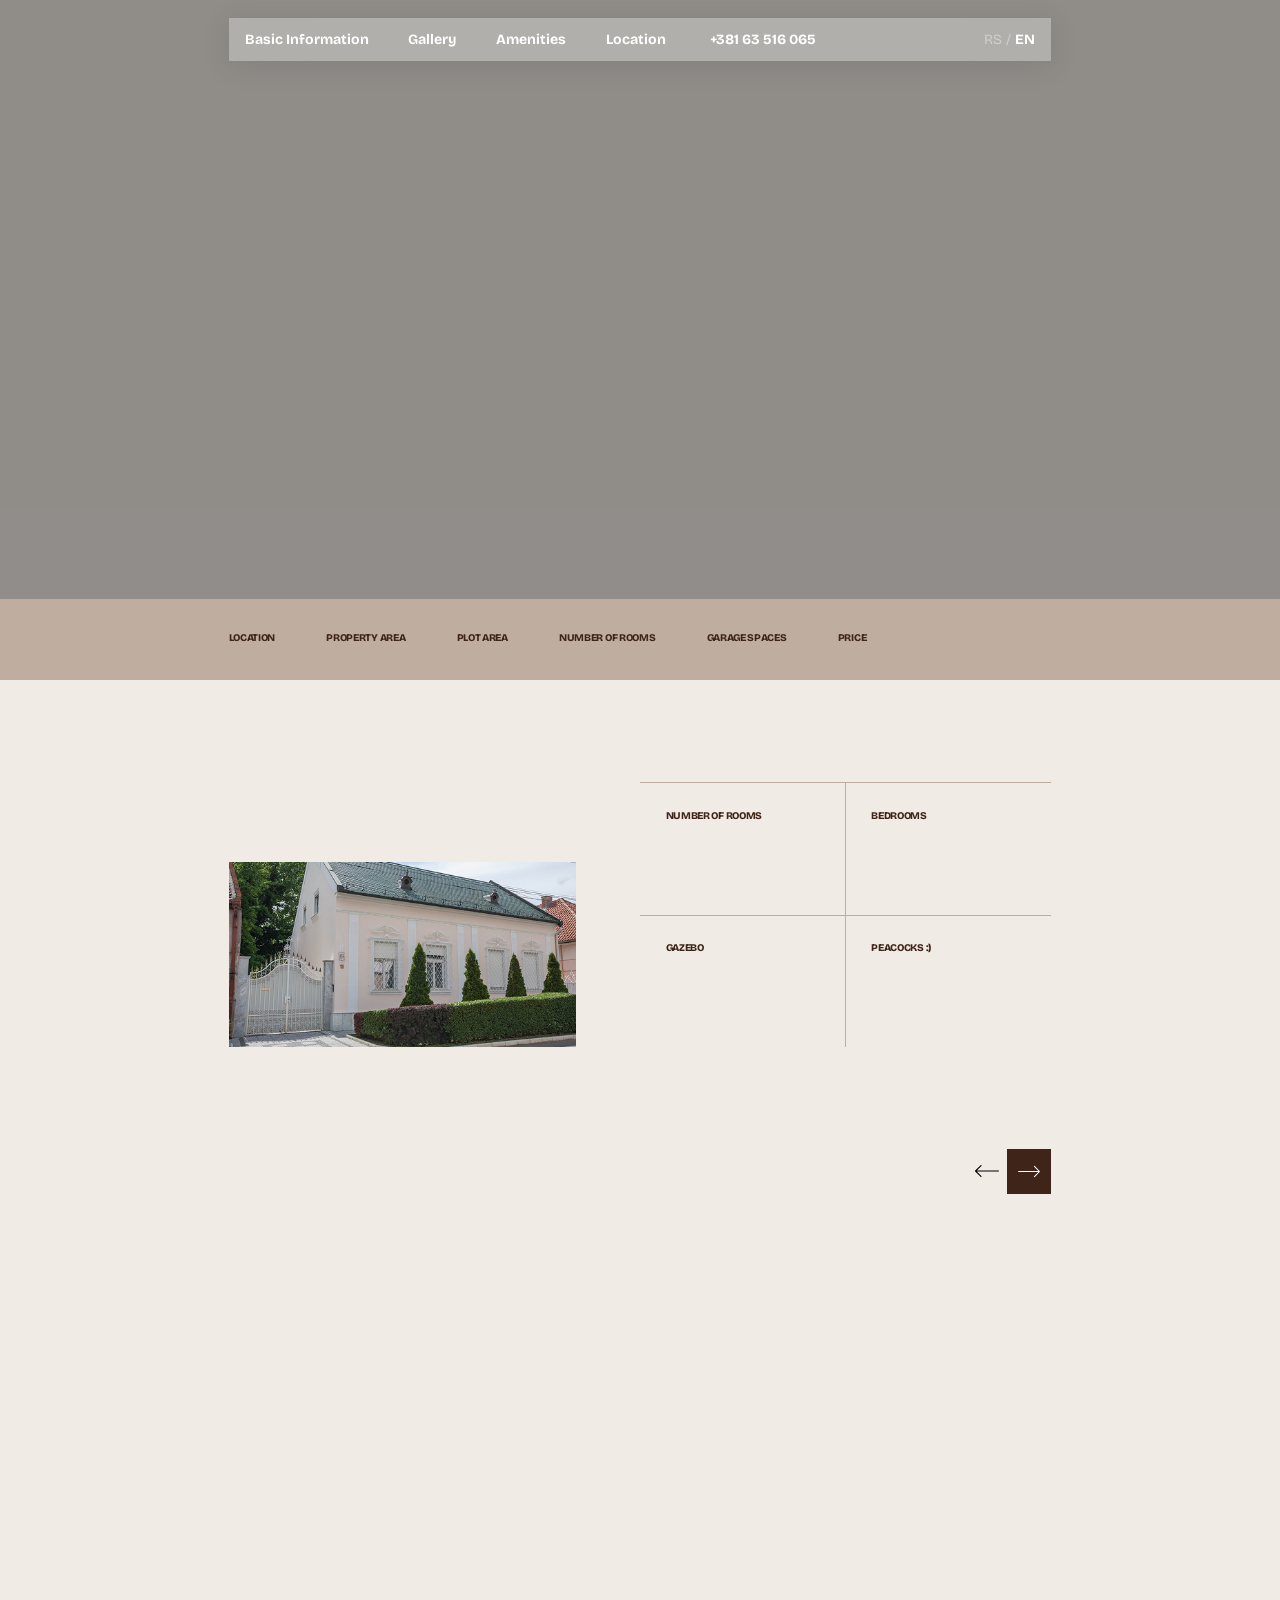
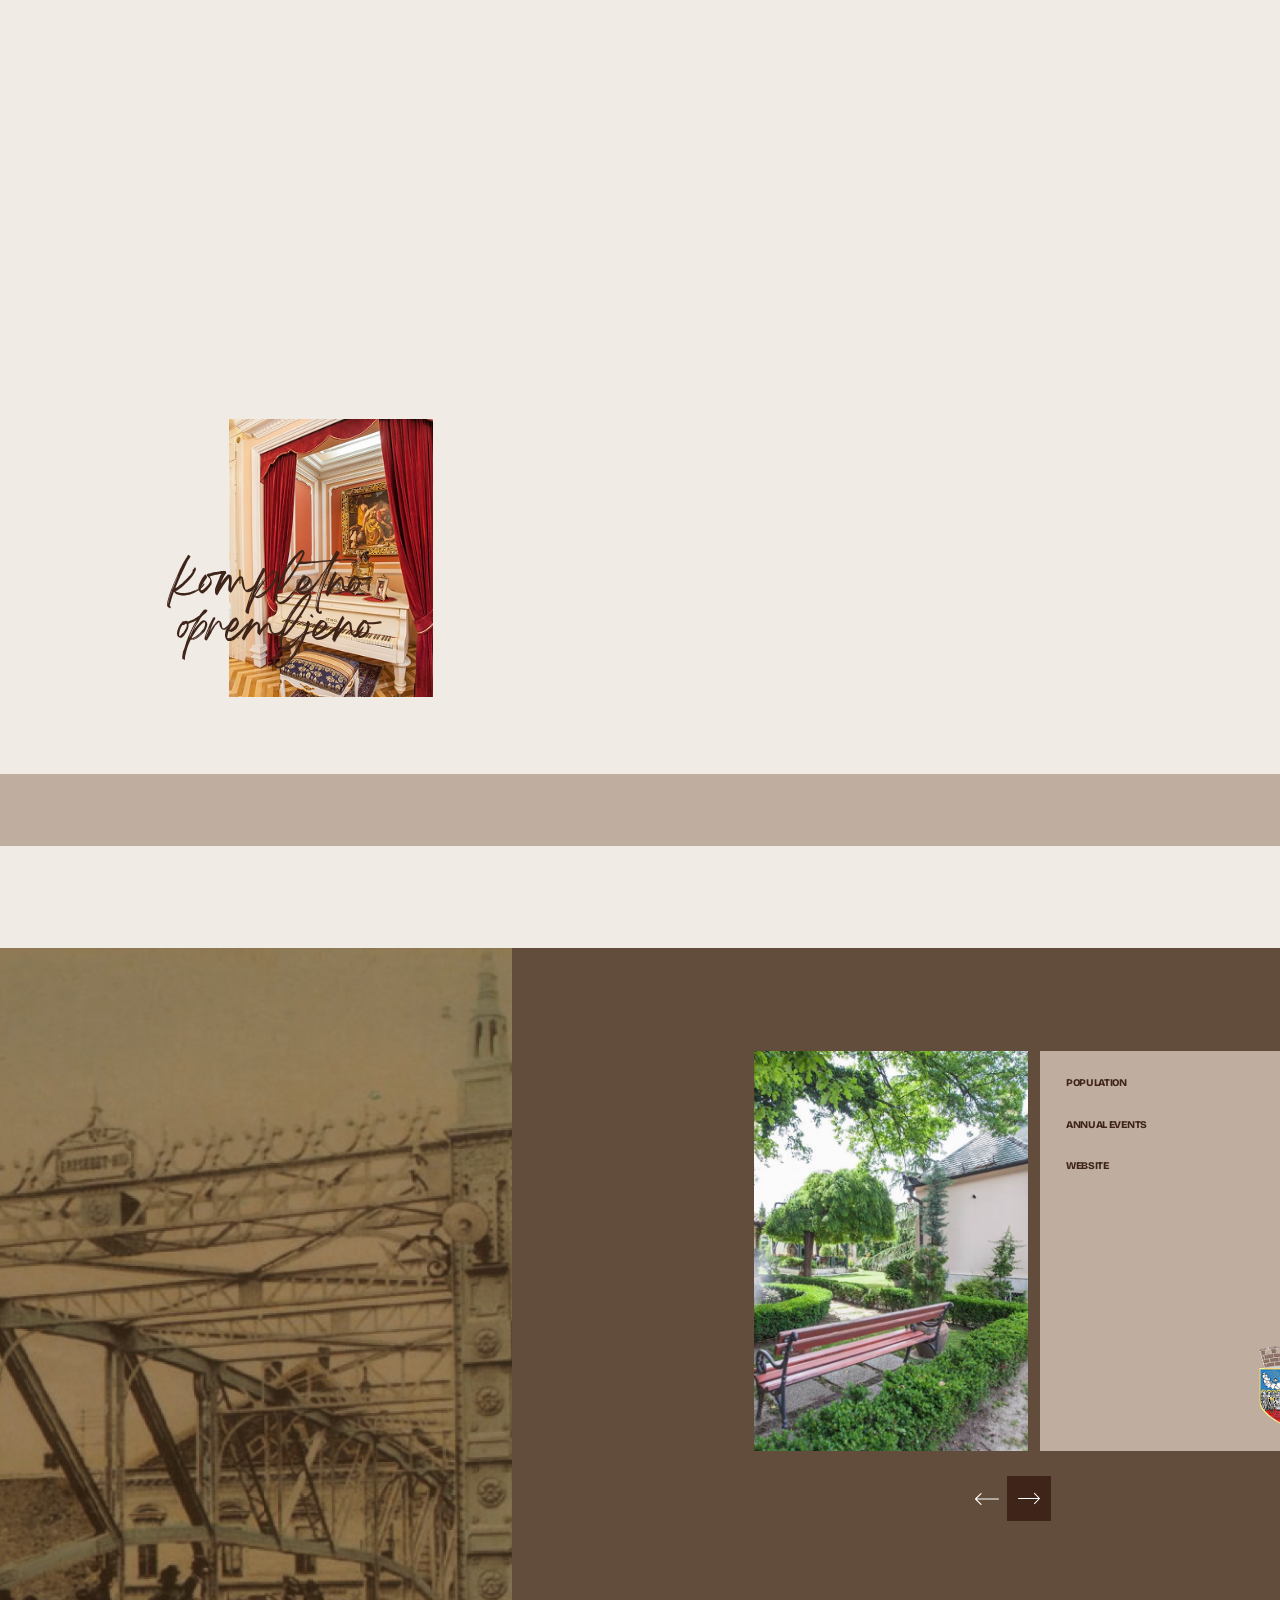
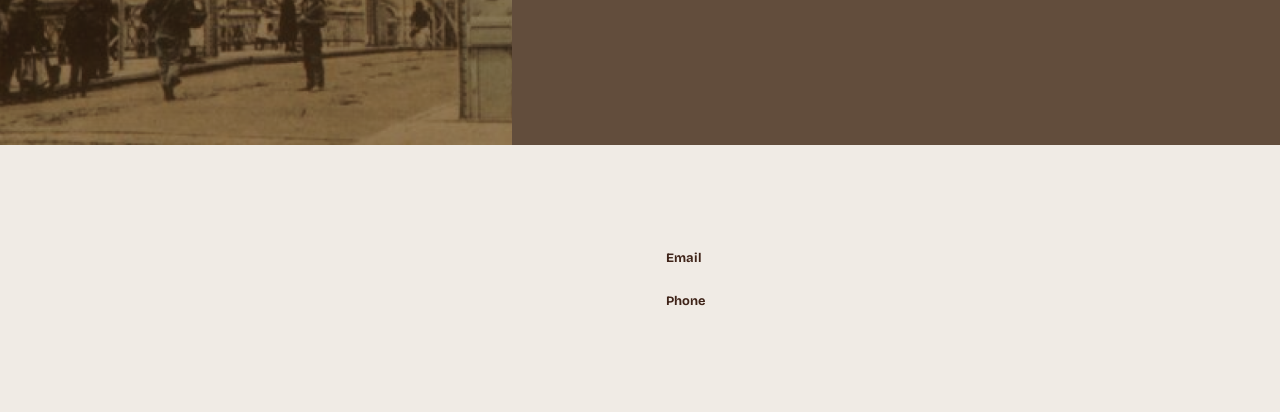
<file: en/index.html>
<!DOCTYPE html>
<html lang="en">

<head>
    <meta charset="utf-8">
    <meta name="viewport" content="width=device-width, initial-scale=1">
    <meta name="description"
        content="Luxury mansion for sale in Zrenjanin, Serbia. 380m² on a 821m² plot, 12 rooms, garage, gazebo, ornamental garden. Price 295,000€.">
    <meta name="keywords"
        content="house for sale Zrenjanin, real estate Zrenjanin, luxury house, mansion, property for sale Serbia">
    <meta name="robots" content="index, follow">

    <!-- Open Graph -->
    <meta property="og:title" content="Luxury Mansion — Zrenjanin">
    <meta property="og:description"
        content="Family mansion 380m² on a 821m² plot with ornamental garden, gazebo and garage for 2 cars. Price 295,000€.">
    <meta property="og:type" content="website">
    <meta property="og:locale" content="en_US">

    <title>Luxury Mansion for Sale — Zrenjanin | 295,000€</title>

    <link rel="stylesheet" href="../index.css" />
    <link rel="preconnect" href="https://fonts.googleapis.com">
    <link rel="preconnect" href="https://fonts.gstatic.com" crossorigin>
    <link rel="stylesheet"
        href="https://fonts.googleapis.com/css2?family=Bricolage+Grotesque:wght@400;700;800&display=swap" />
</head>

<body>

    <div class="homepage">

        <!-- BURGER MENU OVERLAY -->
        <div class="burger-menu" id="burger-menu" aria-hidden="true">
            <img class="burger-menu-bg" src="../Assets/Images/Menu-bg.png" alt="">
            <button class="burger-close" id="burger-close" aria-label="Close menu">✕</button>
            <nav class="burger-nav">
                <a href="#osnovne-info" class="burger-item">Basic Information</a>
                <a href="#opremljenost" class="burger-item">Amenities</a>
                <a href="#galerija" class="burger-item">Gallery</a>
                <a href="#lokacija" class="burger-item">Location</a>
            </nav>
            <a href="tel:+38163516065" class="burger-cta">+381 63 516 065</a>
            <div class="burger-lang">
                <a href="../index.html" class="lang-inactive">RS</a><span class="lang-sep"> / </span><span class="lang-active">EN</span>
            </div>
        </div>

        <!-- NAVIGATION -->
        <nav class="navigation" aria-label="Main navigation">
            <div class="nav-bg"></div>
            <a href="#osnovne-info" class="navigation-item-1">Basic Information</a>
            <a href="#galerija" class="navigation-item-2">Gallery</a>
            <a href="#opremljenost" class="navigation-item-3">Amenities</a>
            <a href="#lokacija" class="navigation-item-4">Location</a>
            <a href="tel:+38163516065" class="nav-call">+381 63 516 065</a>
            <div class="language-switcher">
                <a href="../index.html" class="lang-inactive">RS</a><span class="lang-sep"> / </span><span class="lang-active">EN</span>
            </div>
            <button class="nav-hamburger" aria-label="Open menu" onclick="document.getElementById('burger-menu').classList.add('is-open');document.body.style.overflow='hidden';">
                <svg width="32" height="32" viewBox="0 0 32 32" fill="none" xmlns="http://www.w3.org/2000/svg" style="display:block;width:32px;height:32px;flex-shrink:0;">
                    <path d="M26.5 10.5H5.5C4.65 10.5 4 9.85 4 9C4 8.15 4.65 7.5 5.5 7.5H26.5C27.35 7.5 28 8.15 28 9C28 9.85 27.35 10.5 26.5 10.5Z" fill="white"/>
                    <path d="M26.5 17.5H5.5C4.65 17.5 4 16.85 4 16C4 15.15 4.65 14.5 5.5 14.5H26.5C27.35 14.5 28 15.15 28 16C28 16.85 27.35 17.5 26.5 17.5Z" fill="white"/>
                    <path d="M26.5 24.5H5.5C4.65 24.5 4 23.85 4 23C4 22.15 4.65 21.5 5.5 21.5H26.5C27.35 21.5 28 22.15 28 23C28 23.85 27.35 24.5 26.5 24.5Z" fill="white"/>
                </svg>
            </button>
        </nav>

        <!-- HERO -->
        <section class="hero" id="hero" aria-label="Hero section">
            <div class="hero-image-wrapper">
                <div class="hero-carousel" id="hero-carousel"></div>
                <div class="hero-overlay"></div>
                <h1 class="hero-title" data-cms="hero.title"></h1>
                <p class="hero-body" data-cms="hero.body"></p>
            </div>
            <div class="hero-stats" aria-label="Key property features">
                <div class="hero-stats-child"></div>
                <div class="stats-label-parent">
                    <div class="stats-label">Location</div>
                    <div class="stats-title" data-cms="hero_stats.lokacija"></div>
                </div>
                <div class="stats-label-group">
                    <div class="stats-label">Property area</div>
                    <div class="stats-title" data-cms="hero_stats.povrsina_nekretnine"></div>
                </div>
                <div class="stats-label-container">
                    <div class="stats-label">Plot area</div>
                    <div class="stats-title" data-cms="hero_stats.povrsina_placa"></div>
                </div>
                <div class="group-div">
                    <div class="stats-label">Number of rooms</div>
                    <div class="stats-title" data-cms="hero_stats.broj_prostorija"></div>
                </div>
                <div class="stats-label-parent2">
                    <div class="stats-label">Garage spaces</div>
                    <div class="stats-title" data-cms="hero_stats.garaza"></div>
                </div>
                <div class="stats-label-parent3">
                    <div class="stats-label">Price</div>
                    <div class="stats-title" data-cms="hero_stats.cena"></div>
                </div>
            </div>
        </section>

        <!-- SECTION 2 — Basic Information -->
        <section class="section-2" id="osnovne-info" aria-label="Basic property information">
            <div class="section-2-inner">

                <div class="section-2-left">
                    <h2 class="title" data-cms="osnovne_info.title"></h2>
                    <p class="body" data-cms="osnovne_info.body"></p>
                    <div class="section-2-img-wrapper">
                        <img class="section2-img-icon" id="detalji-slika" src="../Assets/Images/Section2-img.png"
                            alt="Interior detail of the house">
                    </div>
                </div>

                <div class="stats-right">
                    <div class="stats-col-left">
                        <div class="stats-col-left-top">
                            <div class="stats-label7">Number of rooms</div>
                            <div class="stats-title-large" data-cms="osnovne_info.broj_prostorija"></div>
                        </div>
                        <div class="stats-col-left-bottom">
                            <div class="stats-label8">Gazebo</div>
                            <div class="stats-title-large" data-cms="osnovne_info.letnjikovac"></div>
                        </div>
                    </div>
                    <div class="stats-col-right">
                        <div class="stats-col-right-top">
                            <div class="stats-label10">Bedrooms</div>
                            <div class="stats-title-large" data-cms="osnovne_info.spavace_sobe"></div>
                        </div>
                        <div class="stats-col-right-bottom">
                            <div class="stats-label9">Peacocks :)</div>
                            <div class="stats-title-large" data-cms="osnovne_info.paunovi"></div>
                        </div>
                    </div>
                </div>

            </div>
        </section>

        <!-- SECTION 3 — Gallery -->
        <section class="section-3" id="galerija" aria-label="Photo gallery">
            <div class="gallery-header">
                <h2 class="gallery-title" data-cms="galerija.title"></h2>
                <div class="gallery-header-right">
                    <p class="body2" data-cms="galerija.body"></p>
                    <div class="gallery-controls">
                        <button class="arrow-back-btn" aria-label="Previous image">
                            <img class="arrow-back-icon" src="../Assets/Icons/arrow-back.svg" alt="">
                        </button>
                        <button class="arrow-forward-btn" aria-label="Next image">
                            <img class="arrow-forward-icon" src="../Assets/Icons/arrow-forward.svg" alt="">
                        </button>
                    </div>
                </div>
            </div>
            <div class="gallery-images">
            </div>
            <div class="gallery-dots" aria-hidden="true"></div>
        </section>

        <!-- SECTION 4 — Property Details -->
        <section class="section-4" id="opremljenost" aria-label="Detailed property description">
            <div class="section-4-inner">
                <h2 class="title3" data-cms="detalji.title"></h2>

                <div class="section-4-text">
                    <div class="body-large" data-cms="detalji.tekst1"></div>
                    <div class="body-large2" data-cms="detalji.tekst2"></div>
                </div>

                <div class="img-and-script">
                    <img class="img-icon" src="../Assets/Images/Img-11.png" alt="View of the house">
                    <img class="script-text-1-img" src="../Assets/Images/script-text-1.svg" alt="fully">
                    <img class="script-text-2-img" src="../Assets/Images/script-text-2.svg" alt="furnished">
                </div>
            </div>

            <div class="stats" aria-label="Amenities">
                <div class="stats-child"></div>
                <div class="stats-label11" data-cms="detalji.opremljenost_label"></div>
                <div class="stats-title7" data-cms="detalji.opremljenost_tekst"></div>
            </div>
        </section>

        <!-- SECTION 5 — About Zrenjanin / Location -->
        <section class="section-5" id="lokacija" aria-label="About Zrenjanin">
            <div class="section-bg"></div>
            <img class="img-bg-icon" src="../Assets/Images/Img-bg.png" alt="">

            <div class="section-5-inner">
                <h2 class="title4" data-cms="lokacija.title"></h2>

                <div class="section-5-bottom">
                    <p class="body-large3" data-cms="lokacija.body"></p>
                    <a href="https://www.zrenjanin.rs" target="_blank" rel="noopener" class="cta" data-cms="lokacija.cta"></a>
                </div>

                <div class="section-5-right">
                    <div class="section-5-cards-wrapper">
                        <div class="section-5-cards" id="section-5-track">
                            <img class="loc-card" src="../Assets/Images/Img-1-1.png" alt="Zrenjanin — photo 1">
                            <div class="stats-card loc-card" aria-label="Zrenjanin statistics">
                                <div class="stats-label12">Population</div>
                                <div class="stats-title8" data-cms="lokacija.stanovnici"></div>
                                <div class="stats-label13">Annual events</div>
                                <div class="stats-title9" data-cms="lokacija.manifestacije"></div>
                                <div class="stats-label14">Website</div>
                                <div class="stats-title10" data-cms="lokacija.website"></div>
                                <img class="img-grb-icon" src="../Assets/Images/Img-grb.png" alt="Coat of arms of Zrenjanin">
                            </div>
                            <img class="loc-card" src="../Assets/Images/Img-11.png" alt="Zrenjanin — photo 2">
                        </div>
                    </div>

                    <div class="section-5-controls">
                        <button id="loc-prev" class="arrow-back-white-btn" aria-label="Previous photo">
                            <img class="arrow-back-white-icon" src="../Assets/Icons/arrow-back-white.svg" alt="">
                        </button>
                        <button id="loc-next" class="arrow-forward-btn2" aria-label="Next photo">
                            <img class="arrow-forward-icon2" src="../Assets/Icons/arrow-forward.svg" alt="">
                        </button>
                    </div>

                    <div class="loc-dots" aria-hidden="true">
                        <div class="dot active"></div>
                        <div class="dot"></div>
                        <div class="dot"></div>
                    </div>
                </div>
            </div>
        </section>

        <!-- CONTACT -->
        <section class="title-parent" id="kontakt" aria-label="Contact information">
            <div class="title-parent-inner">
                <div>
                    <h2 class="title2" data-cms="kontakt.title"></h2>
                    <p class="body3" data-cms="kontakt.body"></p>
                </div>
                <div class="contact-col">
                    <b class="label">Email</b>
                    <a class="contact-label" data-cms="kontakt.email" data-cms-href="mailto:{kontakt.email}"></a>
                    <b class="label2">Phone</b>
                    <a class="contact-label2" data-cms="kontakt.telefon" data-cms-href="tel:{kontakt.telefon}"></a>
                </div>
            </div>
        </section>

    </div>

    <script>
        /* CMS — učitavanje EN JSON podataka */
        (function() {
            const dataFiles = ['hero', 'hero_stats', 'osnovne_info', 'galerija', 'detalji', 'lokacija', 'kontakt'];
            const data = {};

            Promise.all(
                dataFiles.map(name =>
                    fetch('https://raw.githubusercontent.com/boriskreppo/zrenjanin-kuca/main/_data/en/' + name + '.json?t=' + Date.now(), { cache: 'no-store' })
                        .then(r => r.json())
                        .then(json => { data[name] = json; })
                )
            ).then(() => {
                document.querySelectorAll('[data-cms]').forEach(el => {
                    const [file, key] = el.getAttribute('data-cms').split('.');
                    if (data[file] && data[file][key] !== undefined) {
                        el.textContent = data[file][key];
                    }
                    const hrefTemplate = el.getAttribute('data-cms-href');
                    if (hrefTemplate) {
                        el.href = hrefTemplate
                            .replace('{kontakt.email}', data.kontakt.email)
                            .replace('{kontakt.telefon}', data.kontakt.telefon.replace(/\s/g, ''));
                    }
                });

                // Gallery images
                if (data.galerija && data.galerija.slike) {
                    const track = document.querySelector('.gallery-images');
                    track.innerHTML = '';
                    data.galerija.slike.forEach(slika => {
                        const img = document.createElement('img');
                        img.className = 'img-1-icon';
                        img.src = slika.src;
                        img.alt = slika.alt || '';
                        track.appendChild(img);
                    });
                    initGallery();
                }

                // Hero carousel from JSON
                if (data.hero && data.hero.slike && data.hero.slike.length) {
                    const carousel = document.getElementById('hero-carousel');
                    data.hero.slike.forEach((slika, i) => {
                        const img = document.createElement('img');
                        img.className = 'hero-slide' + (i === 0 ? ' active' : '');
                        img.src = slika.src;
                        img.alt = slika.alt || '';
                        carousel.appendChild(img);
                    });
                    initHeroCarousel();
                }

                // Detalji slika
                if (data.detalji && data.detalji.slika) {
                    const el = document.getElementById('detalji-slika');
                    if (el) el.src = data.detalji.slika;
                }
            });
        })();

        // Gallery — infinite scroll + drag + arrows
        function initGallery() {
            const track = document.querySelector('.gallery-images');
            if (!track) return;

            const originals = Array.from(track.querySelectorAll('img'));
            if (!originals.length) return;

            function setupCarousel() {
                originals.forEach(img => track.appendChild(img.cloneNode(true)));
                originals.forEach(img => track.insertBefore(img.cloneNode(true), track.firstChild));

                const oneSet = () => track.scrollWidth / 3;

                track.scrollLeft = oneSet();

                track.addEventListener('scroll', () => {
                    const s = oneSet();
                    if (track.scrollLeft < s * 0.5) {
                        track.scrollLeft += s;
                    } else if (track.scrollLeft >= s * 2) {
                        track.scrollLeft -= s;
                    }
                }, { passive: true });

                let isDown = false, startX, scrollLeft;
                track.addEventListener('mousedown', e => {
                    isDown = true;
                    track.classList.add('is-dragging');
                    startX = e.pageX - track.offsetLeft;
                    scrollLeft = track.scrollLeft;
                });
                track.addEventListener('mouseleave', () => { isDown = false; track.classList.remove('is-dragging'); });
                track.addEventListener('mouseup', () => { isDown = false; track.classList.remove('is-dragging'); });
                track.addEventListener('mousemove', e => {
                    if (!isDown) return;
                    e.preventDefault();
                    const x = e.pageX - track.offsetLeft;
                    track.scrollLeft = scrollLeft - (x - startX);
                });

                const imgW = () => track.scrollWidth / (originals.length * 3);
                document.querySelector('.arrow-forward-btn').addEventListener('click', () => {
                    track.scrollBy({ left: imgW(), behavior: 'smooth' });
                });
                document.querySelector('.arrow-back-btn').addEventListener('click', () => {
                    track.scrollBy({ left: -imgW(), behavior: 'smooth' });
                });
            }

            let loaded = 0;
            originals.forEach(img => {
                if (img.complete) {
                    loaded++;
                    if (loaded === originals.length) setupCarousel();
                } else {
                    img.addEventListener('load', () => {
                        loaded++;
                        if (loaded === originals.length) setupCarousel();
                    });
                    img.addEventListener('error', () => {
                        loaded++;
                        if (loaded === originals.length) setupCarousel();
                    });
                }
            });
        }

        /* MOBILE — gallery dots */
        (function() {
            const dotsContainer = document.querySelector('.gallery-dots');
            const galleryImages = document.querySelector('.gallery-images');
            if (!dotsContainer || !galleryImages) return;

            const totalSlides = galleryImages.querySelectorAll('img').length;

            for (let i = 0; i < totalSlides; i++) {
                const dot = document.createElement('div');
                dot.className = 'dot' + (i === 0 ? ' active' : '');
                dotsContainer.appendChild(dot);
            }

            galleryImages.addEventListener('scroll', () => {
                const itemWidth = galleryImages.querySelector('img').offsetWidth + 8;
                const index = Math.round(galleryImages.scrollLeft / itemWidth);
                dotsContainer.querySelectorAll('.dot').forEach((d, i) => {
                    d.classList.toggle('active', i === index);
                });
            });
        })();

        /* MOBILE — location dots */
        (function() {
            const dotsContainer = document.querySelector('.loc-dots');
            const wrapper = document.querySelector('.section-5-cards-wrapper');
            if (!dotsContainer || !wrapper) return;
            wrapper.addEventListener('scroll', () => {
                const itemWidth = 294 + 12;
                const index = Math.round(wrapper.scrollLeft / itemWidth);
                dotsContainer.querySelectorAll('.dot').forEach((d, i) => {
                    d.classList.toggle('active', i === index);
                });
            });
        })();

        /* LOCATION CAROUSEL — infinite loop (desktop only) */
        if (window.innerWidth > 768) {
        const track = document.getElementById('section-5-track');
        const step = 294 + 12;

        const origCards = Array.from(track.children);
        origCards.forEach(card => track.appendChild(card.cloneNode(true)));

        const totalCards = origCards.length;
        let locOffset = 0;

        function moveTrack(animate) {
            track.style.transition = animate ? 'transform 0.4s ease' : 'none';
            track.style.transform = `translateX(-${locOffset}px)`;
        }

        document.getElementById('loc-next').addEventListener('click', () => {
            locOffset += step;
            moveTrack(true);
            if (locOffset >= totalCards * step) {
                setTimeout(() => {
                    locOffset = 0;
                    moveTrack(false);
                }, 400);
            }
        });

        document.getElementById('loc-prev').addEventListener('click', () => {
            if (locOffset <= 0) {
                locOffset = totalCards * step;
                moveTrack(false);
                setTimeout(() => {
                    locOffset -= step;
                    moveTrack(true);
                }, 20);
            } else {
                locOffset -= step;
                moveTrack(true);
            }
        });
        }

        /* BURGER MENU */
        (function() {
            const menu = document.getElementById('burger-menu');
            const openBtn = document.querySelector('.nav-hamburger');
            const closeBtn = document.getElementById('burger-close');

            function openMenu() {
                menu.classList.add('is-open');
                menu.setAttribute('aria-hidden', 'false');
                document.body.style.overflow = 'hidden';
            }

            function closeMenu() {
                menu.classList.remove('is-open');
                menu.setAttribute('aria-hidden', 'true');
                document.body.style.overflow = '';
            }

            openBtn.addEventListener('click', openMenu);
            closeBtn.addEventListener('click', closeMenu);

            menu.querySelectorAll('.burger-item').forEach(link => {
                link.addEventListener('click', closeMenu);
            });
            menu.querySelector('.burger-cta').addEventListener('click', closeMenu);
        })();

        // Hero carousel
        function initHeroCarousel() {
            const slides = document.querySelectorAll('.hero-slide');
            if (slides.length < 2) return;
            let current = 0;
            function goTo(index) {
                slides[current].classList.remove('active');
                current = (index + slides.length) % slides.length;
                slides[current].classList.add('active');
            }
            setInterval(() => goTo(current + 1), 4000);
        }
    </script>
</body>

</html>
</file>
<file: index.css>
/* =============================================
   RESET & BASE
   ============================================= */
*,
*::before,
*::after {
    box-sizing: border-box;
    margin: 0;
    padding: 0;
}

html {
    scroll-behavior: smooth;
}

body {
    background-color: #f0ebe5;
    font-family: 'Bricolage Grotesque', sans-serif;
    font-size: 16px;
    color: #3f2419;
    overflow-x: hidden;
}

a {
    text-decoration: none;
    color: inherit;
}

button {
    background: none;
    border: none;
    cursor: pointer;
    padding: 0;
}

img {
    display: block;
    max-width: 100%;
}

/* =============================================
   LAYOUT — SHARED
   ============================================= */
.homepage {
    width: 100%;
    background-color: #f0ebe5;
    overflow-x: hidden;
}

/* =============================================
   GRID — globalni padding levo/desno
   343px na 1920px = 17.86vw
   ============================================= */
:root {
    --grid-padding: clamp(20px, 17.86vw, 343px);
}

/* Centered content column — used across sections */
.inner {
    width: 100%;
    padding-inline: var(--grid-padding);
}

/* =============================================
   NAVIGATION
   ============================================= */
.navigation {
    position: fixed;
    top: 18px;
    left: 0;
    right: 0;
    margin-inline: var(--grid-padding);
    height: 43px;
    z-index: 100;
    display: flex;
    align-items: center;
    gap: clamp(4px, 1.5vw, 40px);
}

.nav-bg {
    position: absolute;
    inset: 0;
    backdrop-filter: blur(40px);
    background-color: rgba(255, 255, 255, 0.3);
    box-shadow: 0 4px 30px rgba(0, 0, 0, 0.1);
}

.navigation-item-1,
.navigation-item-2,
.navigation-item-3,
.navigation-item-4 {
    position: relative;
    font-size: clamp(11px, 1.1vw, 16px);
    font-weight: 700;
    line-height: 16px;
    color: #fff;
    white-space: nowrap;
    padding-inline: clamp(2px, 0.8vw, 12px);
    transition: opacity 0.2s;
    flex-shrink: 1;
}

.navigation-item-1 {
    padding-left: clamp(12px, 1.5vw, 16px);
}

.navigation-item-1:hover,
.navigation-item-2:hover,
.navigation-item-3:hover,
.navigation-item-4:hover {
    opacity: 0.7;
}

.nav-call {
    position: relative;
    font-size: clamp(11px, 1.1vw, 16px);
    font-weight: 700;
    line-height: 16px;
    color: #fff;
    white-space: nowrap;
    padding-inline: clamp(8px, 1.2vw, 16px);
    flex-shrink: 0;
    transition: opacity 0.2s;
}

.nav-call:hover {
    opacity: 0.7;
}

.language-switcher {
    position: relative;
    font-size: clamp(11px, 1.1vw, 16px);
    line-height: 16px;
    color: #fff;
    white-space: nowrap;
    padding-right: clamp(12px, 1.5vw, 16px);
    flex-shrink: 0;
    margin-left: auto;
}

.nav-hamburger {
    display: none;
}

.lang-active {
    font-weight: 700;
    color: #fff;
}

.lang-inactive {
    font-weight: 400;
    color: rgba(255, 255, 255, 0.4);
}

.lang-sep {
    color: rgba(255, 255, 255, 0.4);
}

/* =============================================
   HERO
   ============================================= */
.hero {
    position: relative;
    width: 100%;
    aspect-ratio: 16 / 8.5;
    min-height: 500px;
    display: flex;
    flex-direction: column;
    justify-content: flex-end;
    color: #fff;
}

.hero-bg-icon {
    position: absolute;
    inset: 0;
    width: 100%;
    height: 100%;
    object-fit: cover;
    z-index: 0;
}

.hero-carousel {
    position: absolute;
    inset: 0;
    z-index: 0;
}

.hero-slide {
    position: absolute;
    inset: 0;
    width: 100%;
    height: 100%;
    object-fit: cover;
    opacity: 0;
    transition: opacity 0.8s ease;
}

.hero-slide.active {
    opacity: 1;
}

.hero-overlay {
    position: absolute;
    inset: 0;
    background: rgba(0, 0, 0, 0.40);
    z-index: 1;
}

.hero-title {
    position: relative;
    z-index: 1;
    padding-inline: var(--grid-padding);
    font-size: clamp(28px, 4vw, 48px);
    letter-spacing: -0.03em;
    line-height: 1.1;
    font-weight: 800;
    margin-bottom: clamp(8px, 1vw, 14px);
}

.hero-body {
    position: relative;
    z-index: 1;
    padding-inline: var(--grid-padding);
    font-size: clamp(13px, 1.2vw, 16px);
    line-height: 1.5;
    max-width: 1234px;
    align-self: flex-start;
    margin-bottom: clamp(16px, 2vw, 24px);
}

.hero-stats {
    position: relative;
    z-index: 1;
    width: 100%;
    background-color: #bfae9f;
    color: #3f2419;
    display: flex;
    align-items: center;
    gap: clamp(16px, 4vw, 80px);
    padding: clamp(20px, 2.5vw, 35px) var(--grid-padding);
    overflow-x: auto;
    scrollbar-width: none;
}

.hero-stats::-webkit-scrollbar {
    display: none;
}

.hero-stats-child {
    display: none;
    /* replaced by background on .hero-stats */
}

.stats-label-parent,
.stats-label-group,
.stats-label-container,
.group-div,
.stats-label-parent2,
.stats-label-parent3 {
    display: flex;
    flex-direction: column;
    gap: 4px;
    flex-shrink: 1;
    min-width: 0;
}

.stats-label {
    font-size: clamp(9px, 0.8vw, 12px);
    letter-spacing: -0.03em;
    line-height: 1.3;
    text-transform: uppercase;
    font-weight: 800;
    white-space: nowrap;
}

.stats-title {
    font-size: clamp(14px, 2.5vw, 32px);
    letter-spacing: -0.03em;
    line-height: 1;
    font-weight: 800;
    white-space: nowrap;
}

/* =============================================
   SECTION 2 — Osnovne informacije
   ============================================= */
.section-2 {
    position: relative;
    width: 100%;
    background-color: #f0ebe5;
    padding-block: clamp(60px, 8vw, 120px);
    color: #3f2419;
    overflow: hidden;
}

/*
  Cela sekcija 2 ima padding-inline = var(--grid-padding) sa obe strane.
  Dve kolone 1fr 1fr unutar tog okvira.
*/
.section-2-inner {
    display: grid;
    grid-template-columns: 1fr 1fr;
    align-items: stretch;
    padding-inline: var(--grid-padding);
}

.section-2-left {
    display: grid;
    grid-template-rows: auto auto 1fr;
    padding-right: clamp(40px, 5vw, 80px);
}

.section-2 .title {
    font-size: clamp(28px, 4vw, 48px);
    letter-spacing: -0.03em;
    line-height: 1.15;
    font-weight: 800;
    margin-bottom: clamp(12px, 1.5vw, 20px);
}

.section-2 .body {
    font-size: clamp(13px, 1.2vw, 16px);
    line-height: 1.5;
    margin-bottom: clamp(32px, 5vw, 60px);
    color: #3f2419;
}

.section-2-img-wrapper {
    align-self: end;
}

.section2-img-icon {
    width: 100%;
    aspect-ratio: 503 / 268;
    object-fit: cover;
}

/*
  Stats desna kolona.
  Linije:
  - 1 gornja horizontalna (border-top na .stats-right)
  - 1 vertikalna koja deli levo/desno (border između .stats-col-left i .stats-col-right)
  - 1 kraća horizontalna samo u levoj koloni (border-bottom na .stats-col-left-top)
*/
.stats-right {
    display: grid;
    grid-template-columns: 1fr 1fr;
    border-top: 1px solid #bfae9f;
}

/* Leva kolona stats-a: dva reda odvojena linijom */
.stats-col-left {
    display: flex;
    flex-direction: column;
    border-right: 1px solid #bfae9f;
}

.stats-col-left-top {
    flex: 1;
    display: flex;
    flex-direction: column;
    justify-content: space-between;
    padding: clamp(16px, 2vw, 28px) clamp(16px, 2vw, 32px);
    border-bottom: 1px solid #bfae9f;
    transition: background-color 0.2s, color 0.2s;
    cursor: default;
}

.stats-col-left-top:hover {
    background-color: #3f2419;
    color: #fff;
}

.stats-col-left-top:hover .stats-title-large {
    color: #fff;
}

.stats-col-left-bottom {
    flex: 1;
    display: flex;
    flex-direction: column;
    justify-content: space-between;
    padding: clamp(16px, 2vw, 28px) clamp(16px, 2vw, 32px);
    transition: background-color 0.2s, color 0.2s;
    cursor: default;
}

.stats-col-left-bottom:hover {
    background-color: #3f2419;
    color: #fff;
}

.stats-col-left-bottom:hover .stats-title-large {
    color: #fff;
}

/* Desna kolona stats-a: gornji deo (label+broj) + donji highlight blok */
.stats-col-right {
    display: flex;
    flex-direction: column;
}

.stats-col-right-top {
    flex: 1;
    display: flex;
    flex-direction: column;
    justify-content: space-between;
    padding: clamp(16px, 2vw, 28px) clamp(16px, 2vw, 32px);
    transition: background-color 0.2s, color 0.2s;
    cursor: default;
}

.stats-col-right-top:hover {
    background-color: #3f2419;
    color: #fff;
}

.stats-col-right-top:hover .stats-title-large {
    color: #fff;
}

.stats-col-right-bottom {
    flex: 1;
    display: flex;
    flex-direction: column;
    justify-content: space-between;
    padding: clamp(16px, 2vw, 28px) clamp(16px, 2vw, 32px);
    border-top: 1px solid #bfae9f;
    color: #3f2419;
    transition: background-color 0.2s, color 0.2s;
    cursor: default;
}

.stats-col-right-bottom:hover {
    background-color: #3f2419;
    color: #fff;
}

.stats-col-right-bottom:hover .stats-title-large {
    color: #fff;
}

.stats-label7,
.stats-label8,
.stats-label9,
.stats-label10 {
    font-size: clamp(9px, 0.8vw, 12px);
    letter-spacing: -0.03em;
    line-height: 1.3;
    text-transform: uppercase;
    font-weight: 800;
}


.stats-title-large {
    font-size: clamp(48px, 7vw, 96px);
    letter-spacing: -0.03em;
    line-height: 1;
    font-weight: 800;
    color: #3f2419;
    align-self: flex-end;
}


/* =============================================
   SECTION 3 — Galerija
   ============================================= */
.section-3 {
    position: relative;
    width: 100%;
    background-color: #f0ebe5;
    color: #3f2419;
    overflow: hidden;
}

/*
  Header: naslov flush left (bez padding-left),
  body + strelice desno sa grid paddingom desno.
  Sve u jednom redu, vertikalno poravnato na dno naslova.
*/
.gallery-header {
    display: flex;
    align-items: flex-end;
    padding-right: var(--grid-padding);
    margin-bottom: clamp(8px, 1.5vw, 20px);
}

.gallery-title {
    font-size: clamp(60px, 8vw, 120px);
    letter-spacing: -0.03em;
    line-height: 1;
    font-weight: 800;
    flex-shrink: 0;
}

.gallery-header-right {
    display: flex;
    align-items: flex-end;
    justify-content: space-between;
    flex: 1;
    padding-left: clamp(20px, 3vw, 48px);
    padding-bottom: clamp(6px, 1vw, 14px);
}

.gallery-footer {
    display: flex;
    align-items: center;
    justify-content: flex-end;
    padding-inline: var(--grid-padding);
    padding-top: clamp(12px, 1.5vw, 20px);
    padding-bottom: clamp(20px, 2.5vw, 36px);
}

.section-3 .body2 {
    font-size: clamp(13px, 1.2vw, 16px);
    line-height: 1.5;
    max-width: 503px;
    color: #3f2419;
}

.gallery-controls {
    display: flex;
    align-items: center;
    gap: 8px;
    flex-shrink: 0;
}

.arrow-back-btn,
.arrow-forward-btn {
    display: flex;
    align-items: center;
    justify-content: center;
    transition: opacity 0.2s;
}

.arrow-back-btn:hover,
.arrow-forward-btn:hover {
    opacity: 0.6;
}

.arrow-back-icon {
    width: clamp(18px, 2vw, 24px);
    height: clamp(18px, 2vw, 24px);
    object-fit: contain;
}

.arrow-forward-icon {
    width: clamp(32px, 3.5vw, 48px);
    height: clamp(32px, 3.5vw, 48px);
}

/*
  Fotografije: edge-to-edge, bez paddinga.
  Leva ~2/3, desna ~1/3, mali gap između.
*/
.gallery-images {
    display: flex;
    gap: clamp(4px, 0.5vw, 8px);
    height: 627px;
    overflow-x: auto;
    overflow-y: hidden;
    scrollbar-width: none;
    cursor: grab;
}

.gallery-images::-webkit-scrollbar {
    display: none;
}

.gallery-images.is-dragging {
    cursor: grabbing;
}

.img-1-icon,
.img-2-icon {
    height: 100%;
    width: auto;
    display: block;
    object-fit: none;
    flex-shrink: 0;
    user-select: none;
    pointer-events: none;
}

/* =============================================
   SECTION 4 — Detaljnije o kući
   ============================================= */
.section-4 {
    position: relative;
    width: 100%;
    background-color: #f0ebe5;
    padding-block: clamp(60px, 8vw, 120px);
    color: #3f2419;
}

/*
  Sekcija 4 layout:
  - Leva kolona: naslov gore, ispod img+script kompozicija
  - Desna kolona: dva paragrafa teksta
  - Dole: stats bar puna širina
*/
.section-4-inner {
    padding-inline: var(--grid-padding);
    display: grid;
    grid-template-columns: 1fr 1fr;
    column-gap: clamp(24px, 3vw, 60px);
    align-items: start;
}

.title3 {
    grid-column: 1;
    grid-row: 1;
    font-size: clamp(48px, 8vw, 120px);
    letter-spacing: -0.03em;
    line-height: 1;
    font-weight: 800;
    color: #3f2419;
    margin-bottom: clamp(32px, 5vw, 80px);
}

/* Desna kolona — oba paragrafa u flexa */
.section-4-text {
    grid-column: 2;
    grid-row: 1 / 3;
    display: flex;
    flex-direction: column;
    gap: clamp(20px, 3vw, 40px);
    min-width: 0;
}

.body-large,
.body-large2 {
    font-size: clamp(14px, 1.2vw, 20px);
    line-height: 1.5;
    color: #000;
}

.porodina-salonska-kua {
    line-height: inherit;
}

.letnjikovac-sa-kamenim {
    font-weight: 800;
    line-height: inherit;
}

/*
  Img + script kompozicija:
  Relativni kontejner, fotografija desno unutar bloka,
  script SVG-ovi apsolutno pozicionirani levo — preklapaju se sa slikom
*/
.img-and-script {
    grid-column: 1;
    grid-row: 2;
    /* tačno veličine slike, SVG-ovi su apsolutni u odnosu na ovaj wrapper */
    position: relative;
    display: inline-block;
    width: clamp(140px, 16vw, 249px);
    aspect-ratio: 249 / 338;
}

.img-icon {
    display: block;
    width: 100%;
    height: 100%;
    object-fit: cover;
}

.script-text-1-img {
    position: absolute;
    left: -30%;
    bottom: 30%;
    width: 125%;
    height: auto;
    z-index: 2;
}

.script-text-2-img {
    position: absolute;
    left: -25%;
    bottom: 10%;
    width: 120%;
    height: auto;
    z-index: 2;
}

/* Stats bar at bottom of section 4 */
.stats {
    padding-inline: var(--grid-padding);
    margin-top: clamp(40px, 6vw, 80px);
    position: relative;
    background-color: #bfae9f;
    padding-block: clamp(20px, 2.5vw, 40px);
    display: flex;
    flex-direction: column;
    gap: 8px;
}

.stats-child {
    display: none;
}

.stats-label11 {
    font-size: clamp(9px, 0.8vw, 12px);
    letter-spacing: -0.03em;
    line-height: 1.3;
    text-transform: uppercase;
    font-weight: 800;
    color: #3f2419;
}

.stats-title7 {
    font-size: clamp(16px, 2vw, 32px);
    letter-spacing: -0.03em;
    line-height: 1;
    font-weight: 800;
    color: #3f2419;
}

/* =============================================
   SECTION 5 — O Zrenjaninu / Lokacija
   ============================================= */
.section-5 {
    position: relative;
    width: 100%;
    background-color: #624d3c;
    overflow: hidden;
    color: #fff;
    padding-block: clamp(60px, 8vw, 120px);
}

.section-bg {
    position: absolute;
    inset: 0;
    background-color: #624d3c;
    z-index: 0;
}

.img-bg-icon {
    position: absolute;
    top: 0;
    left: 0;
    width: clamp(200px, 40vw, 787px);
    height: 100%;
    object-fit: cover;
    mix-blend-mode: soft-light;
    z-index: 1;
    pointer-events: none;
}

/* Outer layout: naslov | desna kolona (kartice gore, tekst dole) */
.section-5-inner {
    position: relative;
    z-index: 2;
    padding-left: var(--grid-padding);
    display: grid;
    grid-template-columns: 1fr 1fr;
    grid-template-rows: auto auto;
    column-gap: 0;
    align-items: start;
}

.title4 {
    grid-column: 1;
    grid-row: 1;
    font-size: clamp(48px, 7vw, 120px);
    letter-spacing: -0.03em;
    line-height: 1;
    font-weight: 800;
    color: #fff;
    padding-top: clamp(40px, 6vw, 100px);
}

/* Desna kolona — kartice gore */
.section-5-right {
    grid-column: 2;
    grid-row: 1;
    display: flex;
    flex-direction: column;
    gap: clamp(16px, 2vw, 28px);
    padding-right: var(--grid-padding);
    min-width: 0;
}

/*
  Kartice: foto | stats | foto
  Treća slika parcijalno izlazi desno van — overflow: visible,
  parent (.section-5) ima overflow: hidden pa se odseca na rubu ekrana.
  Kolone: 1.5fr (foto) | 1fr (stats) | 1fr (foto koja izlazi)
*/
.section-5-cards-wrapper {
    overflow: hidden;
    margin-right: calc(-1 * var(--grid-padding));
}

.section-5-cards {
    display: flex;
    gap: 12px;
    align-items: flex-start;
    transition: transform 0.4s ease;
}

.loc-card {
    width: 294px;
    height: 400px;
    flex-shrink: 0;
    object-fit: cover;
    display: block;
}

.stats-card {
    width: 294px;
    height: 400px;
    flex-shrink: 0;
    background-color: #bfae9f;
    display: flex;
    flex-direction: column;
    padding: clamp(16px, 2vw, 28px);
    color: #3f2419;
}

.stats-card-child {
    display: none;
}

.stats-label12,
.stats-label13,
.stats-label14 {
    font-size: clamp(9px, 0.8vw, 12px);
    letter-spacing: -0.03em;
    line-height: 1.3;
    text-transform: uppercase;
    font-weight: 800;
    color: #3f2419;
    margin-top: clamp(12px, 2vw, 24px);
}

.stats-label12 {
    margin-top: 0;
}

.stats-title8,
.stats-title9,
.stats-title10 {
    font-size: clamp(20px, 2.5vw, 32px);
    letter-spacing: -0.03em;
    line-height: 1;
    font-weight: 800;
    color: #3f2419;
    margin-top: 4px;
    text-decoration: none;
}

.stats-title10:hover {
    text-decoration: underline;
}

.img-grb-icon {
    width: clamp(36px, 4vw, 60px);
    height: auto;
    object-fit: contain;
    margin-top: auto;
    align-self: flex-end;
}

/* Donji tekst i CTA — ispod kartica u desnoj koloni */
.section-5-bottom {
    grid-column: 2;
    grid-row: 2;
    display: flex;
    flex-direction: column;
    gap: clamp(12px, 1.5vw, 20px);
    padding-right: var(--grid-padding);
    padding-top: clamp(24px, 3vw, 48px);
    padding-bottom: clamp(24px, 3vw, 48px);
    margin-left: -93px;
}

/* Strelice — desno poravnate */
.section-5-controls {
    display: flex;
    align-items: center;
    justify-content: flex-end;
    gap: 8px;
}

.arrow-back-white-btn,
.arrow-forward-btn2 {
    display: flex;
    align-items: center;
    justify-content: center;
    transition: opacity 0.2s;
}

.arrow-back-white-btn:hover,
.arrow-forward-btn2:hover {
    opacity: 0.6;
}

.arrow-back-white-icon {
    width: clamp(18px, 2vw, 24px);
    height: clamp(18px, 2vw, 24px);
    object-fit: contain;
}

.arrow-forward-icon2 {
    width: clamp(32px, 3.5vw, 48px);
    height: clamp(32px, 3.5vw, 48px);
}

.body-large3 {
    font-size: clamp(14px, 1.2vw, 20px);
    line-height: 1.5;
    color: #fff;
}

.cta {
    font-size: clamp(16px, 1.8vw, 24px);
    line-height: 1;
    color: #fff;
    cursor: pointer;
    transition: opacity 0.2s;
}

.cta:hover {
    opacity: 0.7;
}

/* =============================================
   KONTAKT
   ============================================= */
.title-parent {
    position: relative;
    width: 100%;
    background-color: #f0ebe5;
    padding-block: clamp(60px, 8vw, 120px);
    color: #3f2419;
}

.title-parent-inner {
    padding-inline: var(--grid-padding);
    display: grid;
    grid-template-columns: 1fr 1fr;
    gap: clamp(24px, 4vw, 60px);
    align-items: center;
}

.title2 {
    grid-column: 1;
    font-size: clamp(60px, 8vw, 120px);
    letter-spacing: -0.03em;
    line-height: 1;
    font-weight: 800;
    color: #3f2419;
}

.body3 {
    grid-column: 1;
    font-size: clamp(13px, 1.2vw, 16px);
    line-height: 1.5;
    color: #3f2419;
}

.label,
.label2 {
    font-size: clamp(11px, 1vw, 16px);
    line-height: 1.5;
    color: #3f2419;
    display: block;
}

.label {
    margin-top: 0;
}

.label2 {
    margin-top: clamp(16px, 2vw, 24px);
}

.contact-label,
.contact-label2 {
    display: block;
    font-size: clamp(18px, 2.5vw, 32px);
    letter-spacing: -0.03em;
    line-height: 1.25;
    font-weight: 800;
    color: #3f2419;
    transition: opacity 0.2s;
}

.contact-label:hover,
.contact-label2:hover {
    opacity: 0.6;
}

.contact-col {
    grid-column: 2;
    display: flex;
    flex-direction: column;
}

/* =============================================
   TABLET — max-width: 1024px
   ============================================= */
@media (max-width: 1024px) {
    .navigation-item-1,
    .navigation-item-2,
    .navigation-item-3,
    .navigation-item-4 {
        display: none;
    }

    .nav-hamburger {
        position: relative;
        z-index: 1;
        display: flex;
        align-items: center;
        justify-content: center;
    }

    .nav-call {
        margin-left: auto;
    }

    .hero-stats {
        display: grid;
        grid-template-columns: 1fr 1fr 1fr;
        gap: 0;
        overflow-x: unset;
    }

    .stats-label-parent,
    .stats-label-group,
    .stats-label-container,
    .group-div,
    .stats-label-parent2,
    .stats-label-parent3 {
        flex-shrink: 1;
        min-width: 0;
        padding: 0 0 20px 0;
    }

    .stats-label {
        font-size: 10px;
        white-space: normal;
    }

    .stats-title {
        font-size: clamp(18px, 2.5vw, 28px);
        white-space: nowrap;
    }
}

/* =============================================
   MOBILE — max-width: 768px
   ============================================= */
@media (max-width: 768px) {

    :root {
        --grid-padding: 20px;
    }

    /* NAV */
    .navigation {
        top: 12px;
        height: 40px;
        margin-inline: 16px;
        display: flex;
        align-items: center;
    }

    .navigation-item-1,
    .navigation-item-2,
    .navigation-item-3,
    .navigation-item-4,
    .language-switcher {
        display: none;
    }

    .nav-call {
        position: relative;
        z-index: 1;
        font-size: 13px;
        margin-left: 12px;
        margin-right: auto;
    }

    .nav-hamburger {
        position: relative;
        z-index: 1;
        display: flex;
        align-items: center;
        justify-content: center;
        margin-right: 12px;
    }

    /* HERO */
    .hero {
        aspect-ratio: unset;
        min-height: unset;
        height: auto;
        display: block;
        position: static;
    }

    .hero-image-wrapper {
        position: relative;
        height: 75svh;
    }

    .hero-bg-icon {
        position: absolute;
        inset: 0;
        width: 100%;
        height: 100%;
        object-fit: cover;
    }

    .hero-title {
        position: absolute;
        bottom: 196px;
        left: 0;
        right: 0;
        font-size: clamp(36px, 10vw, 52px);
        padding-inline: var(--grid-padding);
        z-index: 3;
    }

    .hero-body {
        position: absolute;
        bottom: 110px;
        left: 0;
        right: 0;
        font-size: 14px;
        padding-inline: var(--grid-padding);
        margin-bottom: 0;
        z-index: 3;
    }

    .hero-stats {
        display: grid;
        grid-template-columns: 1fr 1fr;
        gap: 0;
        width: auto;
        margin: -80px var(--grid-padding) 0;
        padding: 24px 24px 8px;
        background-color: #bfae9f;
        border-radius: 0;
        overflow-x: unset;
        position: relative;
        z-index: 2;
    }

    .hero-stats-child {
        display: none;
    }

    .stats-label-parent {
        order: 1;
    }

    .stats-label-parent3 {
        order: 2;
    }

    .stats-label-group {
        order: 3;
    }

    .stats-label-container {
        order: 4;
    }

    .group-div {
        order: 5;
    }

    .stats-label-parent2 {
        order: 6;
    }

    .stats-label-parent,
    .stats-label-group,
    .stats-label-container,
    .group-div,
    .stats-label-parent2,
    .stats-label-parent3 {
        padding: 0 0 24px 0;
        border: none;
    }

    .stats-label {
        font-size: 10px;
    }

    .stats-title {
        font-size: clamp(20px, 6vw, 28px);
    }

    /* NAV hamburger vidljiv */
    .nav-hamburger {
        display: flex;
        padding-right: 12px;
    }

    /* SECTION 3 — Galerija */
    .gallery-header {
        flex-direction: column;
        align-items: center;
        text-align: center;
        padding-inline: var(--grid-padding);
        margin-bottom: 16px;
    }

    .gallery-title {
        font-size: clamp(48px, 14vw, 72px);
        margin-bottom: 8px;
    }

    .gallery-header-right {
        flex-direction: column;
        align-items: center;
        padding-left: 0;
        padding-bottom: 0;
    }

    .section-3 .body2 {
        font-size: 14px;
        max-width: 100%;
        text-align: center;
    }

    .gallery-controls {
        display: none;
    }

    .gallery-images {
        height: auto;
        overflow-x: auto;
        overflow-y: hidden;
        scroll-snap-type: x mandatory;
        -webkit-overflow-scrolling: touch;
        scrollbar-width: none;
        gap: 16px;
        padding-left: 20px;
    }

    .gallery-images::-webkit-scrollbar {
        display: none;
    }

    .img-1-icon,
    .img-2-icon {
        width: 90vw;
        height: 65vw;
        object-fit: cover;
        flex-shrink: 0;
        scroll-snap-align: start;
    }

    .gallery-dots {
        display: flex;
        justify-content: center;
        gap: 6px;
        margin-top: 12px;
    }

    .gallery-dots .dot {
        width: 6px;
        height: 6px;
        border-radius: 50%;
        background-color: #bfae9f;
        transition: width 0.2s ease, border-radius 0.2s ease, background-color 0.2s ease;
    }

    .gallery-dots .dot.active {
        width: 24px;
        border-radius: 3px;
        background-color: #3f2419;
    }

    /* SECTION 2 */
    .section-2-inner {
        grid-template-columns: 1fr;
    }

    .section-2-left {
        padding-right: 0;
    }

    .section-2 .title {
        font-size: 40px;
        line-height: 48px;
        margin-bottom: 8px;
    }

    .section-2 .body {
        font-size: 16px;
        line-height: 24px;
        margin-bottom: 40px;
    }

    .stats-title-large {
        font-size: 96px;
        line-height: 96px;
        letter-spacing: -0.03em;
    }

    .stats-label7,
    .stats-label8,
    .stats-label9,
    .stats-label10 {
        padding-bottom: 67px;
    }

    .stats-right {
        padding-top: 24px;
    }

    .section2-img-icon {
        aspect-ratio: 332 / 268;
        width: 100%;
    }

    /* SECTION 5 */
    .section-5 {
        padding-block: 0;
        overflow: hidden;
    }

    .img-bg-icon {
        width: 100%;
        height: 256px;
        object-fit: cover;
        position: absolute;
        top: 0;
        left: 0;
    }

    .section-5-inner {
        display: flex;
        flex-direction: column;
        padding-left: 0;
        position: relative;
    }

    .title4 {
        font-size: 64px;
        line-height: 64px;
        text-align: center;
        padding-top: 140px;
        padding-bottom: 0;
        padding-inline: 20px;
    }

    .section-5-bottom {
        grid-column: unset;
        margin-left: 0;
        padding-inline: 20px;
        padding-top: 24px;
        padding-bottom: 24px;
        text-align: center;
        align-items: center;
        display: flex;
        flex-direction: column;
        gap: 16px;
    }

    .body-large3 {
        font-size: 20px;
        line-height: 28px;
        text-align: center;
    }

    .cta {
        font-size: 18px;
        text-align: center;
    }

    .section-5-right {
        padding-right: 0;
        gap: 0;
        width: 100%;
        min-width: 0;
    }

    .section-5-cards-wrapper {
        margin-right: 0;
        overflow-x: auto;
        overflow-y: hidden;
        scroll-snap-type: x mandatory;
        -webkit-overflow-scrolling: touch;
        scrollbar-width: none;
        padding-left: 20px;
        scroll-padding-left: 20px;
    }

    .section-5-cards-wrapper::-webkit-scrollbar {
        display: none;
    }

    .section-5-cards {
        transition: none;
        transform: none !important;
        padding-left: 20px;
    }

    .loc-card {
        scroll-snap-align: start;
    }

    .section-5-controls {
        display: none;
    }

    .loc-dots {
        display: flex;
        justify-content: center;
        gap: 6px;
        margin-top: 16px;
        margin-bottom: 48px;
    }

    .loc-dots .dot {
        width: 6px;
        height: 6px;
        border-radius: 50%;
        background-color: #bfae9f;
        transition: width 0.2s ease, border-radius 0.2s ease, background-color 0.2s ease;
    }

    .loc-dots .dot.active {
        width: 24px;
        border-radius: 3px;
        background-color: #fff;
    }

    /* KONTAKT */
    .title-parent-inner {
        grid-template-columns: 1fr;
        text-align: center;
    }

    .title2 {
        font-size: 64px;
        grid-column: 1;
    }

    .body3 {
        grid-column: 1;
        font-size: 14px;
    }

    .contact-col {
        grid-column: 1;
        align-items: center;
    }

    .label,
    .label2 {
        font-size: 12px;
        text-transform: uppercase;
        font-weight: 800;
        text-align: center;
    }

    .contact-label,
    .contact-label2 {
        font-size: 22px;
        text-align: center;
    }

    /* SECTION 4 */
    .section-4-inner {
        grid-template-columns: 1fr;
    }

    .title3 {
        grid-column: 1;
        grid-row: 1;
        font-size: 48px;
        margin-bottom: 16px;
    }

    .section-4-text {
        grid-column: 1;
        grid-row: 2;
        gap: 16px;
        margin-bottom: 32px;
    }

    .body-large,
    .body-large2 {
        font-size: 14px;
    }

    .img-and-script {
        grid-column: 1;
        grid-row: 3;
        position: relative;
        width: 100%;
        aspect-ratio: unset;
        height: 338px;
        display: flex;
        justify-content: center;
    }

    .img-icon {
        width: 65%;
        height: auto;
        flex-shrink: 0;
        object-fit: cover;
        position: relative;
        z-index: 1;
    }

    .script-text-1-img {
        position: absolute;
        left: 0;
        bottom: 30%;
        width: 50%;
        height: auto;
        z-index: 2;
    }

    .script-text-2-img {
        position: absolute;
        left: 50%;
        bottom: 10%;
        width: 55%;
        height: auto;
        z-index: 2;
    }

    .stats-label11 {
        font-size: 10px;
    }

    .stats-title7 {
        font-size: 20px;
    }
}

/* =============================================
   BURGER MENU OVERLAY
   ============================================= */
.burger-menu {
    position: fixed;
    inset: 0;
    z-index: 200;
    background-color: #bfae9f;
    overflow: hidden;
    flex-direction: column;
    align-items: center;
    display: none !important;
}

.burger-menu.is-open {
    display: flex !important;
}

.burger-menu-bg {
    position: absolute;
    inset: 0;
    width: 100%;
    height: 100%;
    object-fit: cover;
    opacity: 0.2;
    mix-blend-mode: multiply;
    pointer-events: none;
}

.burger-close {
    position: absolute;
    top: 28px;
    right: 20px;
    width: 32px;
    height: 32px;
    font-size: 20px;
    color: #3f2419;
    display: flex;
    align-items: center;
    justify-content: center;
    background: none;
    border: none;
    cursor: pointer;
    z-index: 1;
}

.burger-nav {
    position: relative;
    z-index: 1;
    display: flex;
    flex-direction: column;
    align-items: center;
    gap: 48px;
    margin-top: 132px;
}

.burger-item {
    font-size: 20px;
    font-weight: 700;
    line-height: 24px;
    color: #3f2419;
    text-decoration: none;
}

.burger-cta {
    position: relative;
    z-index: 1;
    display: flex;
    align-items: center;
    justify-content: center;
    width: calc(100% - 40px);
    height: 56px;
    background-color: #3f2419;
    color: #fff;
    font-size: 20px;
    font-weight: 700;
    line-height: 24px;
    text-decoration: none;
    margin-top: auto;
    margin-bottom: 36px;
}

.burger-lang {
    position: relative;
    z-index: 1;
    font-size: 16px;
    line-height: 16px;
    color: #3f2419;
    margin-bottom: 40px;
}

.burger-lang .lang-active {
    font-weight: 700;
    color: #3f2419;
}

.burger-lang .lang-inactive {
    font-weight: 400;
    color: rgba(63, 36, 25, 0.3);
}

.burger-lang .lang-sep {
    color: rgba(63, 36, 25, 0.3);
}
</file>
